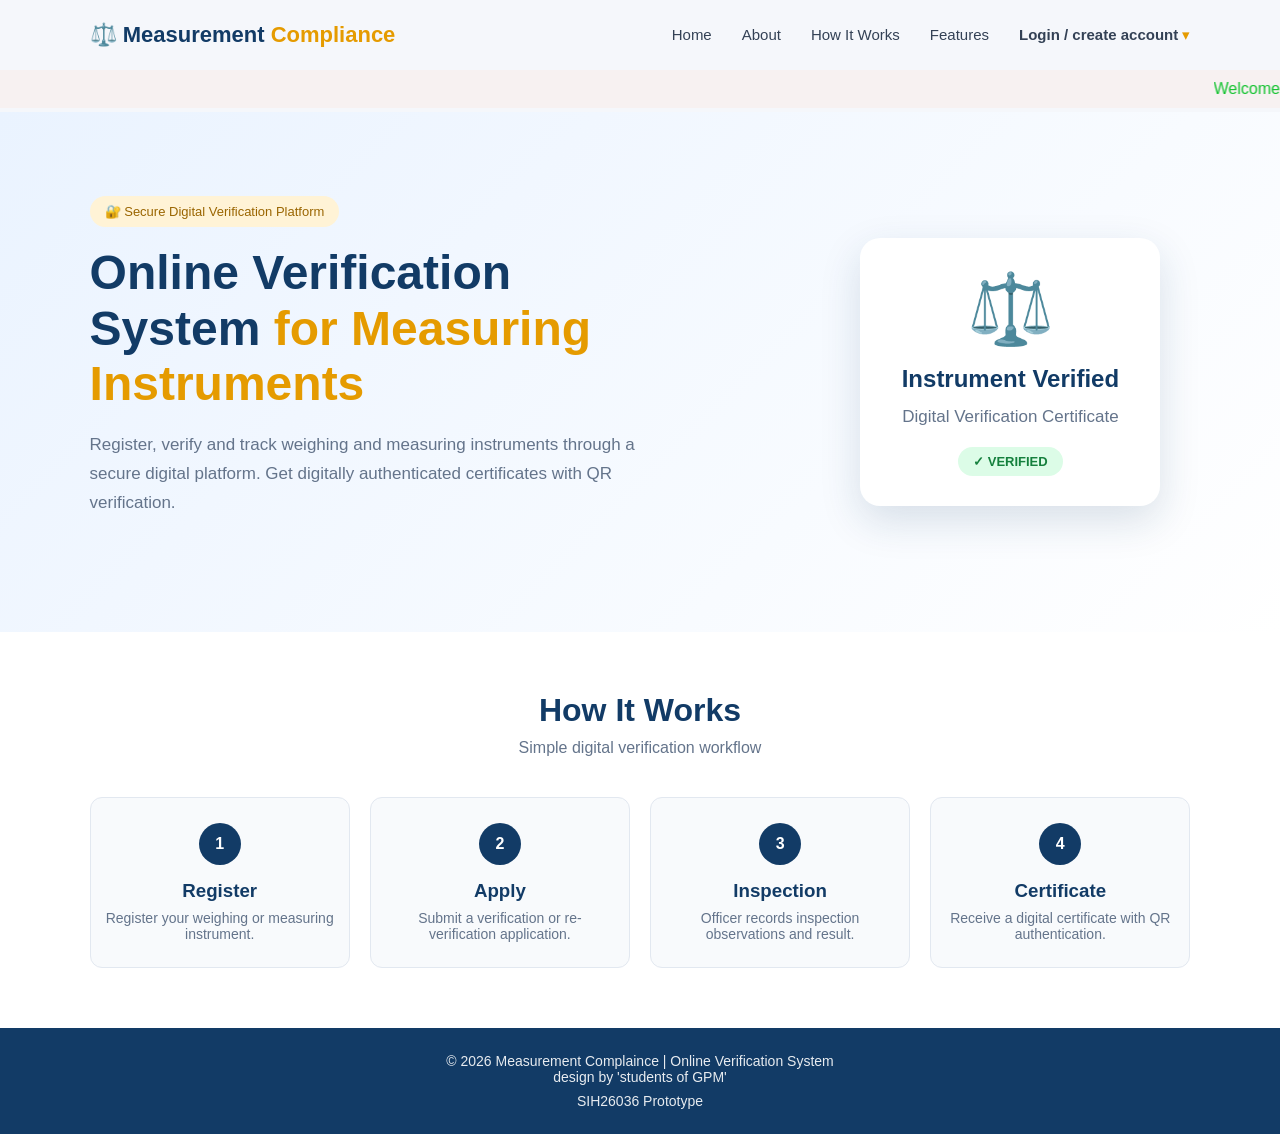
<file: index.html>
<!DOCTYPE html>
<html lang="en">
<head>
    <meta charset="UTF-8">
    <meta name="viewport" content="width=device-width, initial-scale=1.0">

    <title>Measurement Compliance Portal </title>

    <style>
        * {
            margin: 0;
            padding: 0;
            box-sizing: border-box;
            font-family: Arial, sans-serif;
        }

        body {
            background: #f5f7fb;
            color: #1e293b;
        }

        /* NAVBAR */
        nav {
             height: 70px; 
            display: flex;
             align-items: center;
            justify-content: space-between;
            padding: 0 7%;
            box-shadow: 0 2px 10px rgba(0,0,0,0.08);
        }

        .logo {
            font-size: 22px;
            font-weight: bold;
            color: #123b66;
        }

        .logo span {
            color: #e59b00;
        }

        nav ul {
            display: flex;
            list-style: none;
            gap: 30px;
        }

        nav ul li a {
            text-decoration: none;
            color: #334155;
            font-size: 15px;
        }

        nav ul li a:hover {
            color: #123b66;
        }

        .login-menu {
            position: relative;
        }

        .login-menu summary {
            color: #334155;
            cursor: pointer;
            font-size: 15px;
            list-style: none;
        }

        .login-menu summary::-webkit-details-marker {
            display: none;
        }

        .login-menu summary::after {
            content: " ▾";
            color: #e59b00;
        }

        .login-menu[open] summary,
        .login-menu summary:hover {
            color: #123b66;
        }

        .login-options {
            position: absolute;
            top: 28px;
            right: 0;
            width: 165px;
            padding: 8px 0;
            background: #ffffff;
            border: 1px solid #e2e8f0;
            border-radius: 8px;
            box-shadow: 0 8px 20px rgba(18, 59, 102, 0.15);
            z-index: 10;
        }

        .login-options a {
            display: block;
            padding: 10px 14px;
            text-decoration: none;
            color: #334155;
            font-size: 14px;
        }

        .login-options a:hover {
            background: #edf5ff;
            color: #123b66;
        }

        /* HERO */
        .hero {
            min-height: 520px;
            display: flex;
            align-items: center;
            justify-content: space-between;
            padding: 60px 7%;
            background: linear-gradient(135deg, #eaf3ff, #ffffff);
        }

        .hero-text {
            max-width: 600px;
        }

        .tag {
            display: inline-block;
            background: #fff3d6;
            color: #9a6500;
            padding: 8px 15px;
            border-radius: 20px;
            font-size: 13px;
            margin-bottom: 18px;
        }

        .hero h1 {
            font-size: 48px;
            line-height: 1.15;
            color: #123b66;
            margin-bottom: 20px;
        }

        .hero h1 span {
            color: #e59b00;
        }

        .hero p {
            font-size: 17px;
            line-height: 1.7;
            color: #64748b;
            margin-bottom: 30px;
        }

        .buttons {
            display: flex;
            gap: 15px;
            flex-wrap: wrap;
        }

        .btn {
            padding: 13px 22px;
            border-radius: 7px;
            border: none;
            cursor: pointer;
            font-size: 15px;
            font-weight: bold;
        }

        .primary {
            background: #123b66;
            color: white;
        }

        .primary:hover {
            background: #0d2d4d;
        }

        .secondary {
            background: white;
            color: #123b66;
            border: 1px solid #123b66;
        }

        .secondary:hover {
            background: #edf5ff;
        }

        /* SCALE CARD */
        .hero-visual {
            width: 360px;
            height: 300px;
            display: flex;
            align-items: center;
            justify-content: center;
        }

        .scale-card {
            width: 300px;
            padding: 30px;
            background: white;
            border-radius: 20px;
            text-align: center;
            box-shadow: 0 15px 40px rgba(18,59,102,0.15);
        }

        .scale-icon {
            font-size: 70px;
            margin-bottom: 15px;
        }

        .scale-card h2 {
            color: #123b66;
            margin-bottom: 10px;
        }

        .verified {
            display: inline-block;
            background: #dcfce7;
            color: #15803d;
            padding: 7px 15px;
            border-radius: 20px;
            font-size: 13px;
            font-weight: bold;
        }

        /* WORKFLOW */
        .workflow {
            padding: 60px 7%;
            text-align: center;
            background: white;
        }

        .section-title {
            font-size: 32px;
            color: #123b66;
            margin-bottom: 10px;
        }

        .section-subtitle {
            color: #64748b;
            margin-bottom: 40px;}


            .steps {
            display: grid;
            grid-template-columns: repeat(4, 1fr);
            gap: 20px;
        }

        .step {
            padding: 25px 15px;
            border: 1px solid #e2e8f0;
            border-radius: 12px;
            background: #f8fafc;
        }

        .step-number {
            width: 42px;
            height: 42px;
            margin: 0 auto 15px;
            border-radius: 50%;
            background: #123b66;
            color: white;
            display: flex;
            align-items: center;
            justify-content: center;
            font-weight: bold;
        }

        .step h3 {
            color: #123b66;
            margin-bottom: 8px;
        }

        .step p {
            color: #64748b;
            font-size: 14px;
        }

        /* FEATURES */
        .features {
            padding: 60px 7%;
        }

        .feature-grid {
            display: grid;
            grid-template-columns: repeat(3, 1fr);
            gap: 20px;
        }

        .feature {
            background: white;
            padding: 25px;
            border-radius: 12px;
            box-shadow: 0 5px 20px rgba(0,0,0,0.05);
        }

        .feature-icon {
            font-size: 30px;
            margin-bottom: 12px;
        }

        .feature h3 {
            color: #123b66;
            margin-bottom: 8px;
        }

        .feature p {
            color: #64748b;
            line-height: 1.5;
            font-size: 14px;
        }

        /* FOOTER */
        footer {
            background: #123b66;
            color: white;
            text-align: center;
            padding: 25px;
        }

        footer p {
            font-size: 14px;
            opacity: 0.9;
        }

        /* MOBILE */
        @media (max-width: 800px) {

            nav ul {
                display: none;
            }

            .hero {
                flex-direction: column;
                text-align: center;
            }

            .hero h1 {
                font-size: 36px;
            }
        }
        marquee{
            background-color: #f7f1f1;
             color: #11c22e;
            padding: 10px;
            
        
            
        }
</style>

</head>

<body>


    
    <!-- NAVIGATION -->
    <nav>

        <div class="logo">
            ⚖️ Measurement  <span>Compliance</span>
        </div>

       
        <ul>
            <li><a href="#">Home</a></li>
            <li><a href="about.html">About</a></li>
            <li><a href="#workflow">How It Works</a></li>
            <li><a href="features.html">Features</a></li>
            <li>
                <details class="login-menu">
                    <summary><b>Login / create account</b></summary>
                    <div class="login-options">
                        <a href="login.html?role=user">User Login</a>
                        <a href="login2.html">Official Login</a>
                    </div>
                </details>
            </li>
        </ul>

    </nav>

    <div class="running line">
            <marquee behavior="" direction="right to left">
                Welcome to Measurement Complaince Portal || You have to login or register yourself login option||
            </marquee>
        </div>
 

    <section class="hero">

        <div class="hero-text">

            <div class="tag">
                🔐 Secure Digital Verification Platform
            </div>

            <h1>
                Online Verification System
                <span>for Measuring Instruments</span>
            </h1>

            <p>
                Register, verify and track weighing and measuring
                instruments through a secure digital platform.
                Get digitally authenticated certificates with QR
                verification.
            </p>



          

        </div>


        <div class="hero-visual">

            <div class="scale-card">

                <div class="scale-icon">
                    ⚖️
 </div>
            
   <h2>Instrument Verified</h2>

<p style="color:#64748b; margin-bottom:15px;">
                    Digital Verification Certificate
                </p>

                <div class="verified">
                    ✓ VERIFIED
                </div>

            </div>

        </div>

    </section>


    <!-- WORKFLOW -->

    <section class="workflow" id="workflow">

        <h2 class="section-title">
            How It Works
        </h2>

        <p class="section-subtitle">
            Simple digital verification workflow
        </p>


        <div class="steps">

            <div class="step">
                <div class="step-number">1</div>
                <h3>Register</h3>
                <p>
                    Register your weighing or measuring instrument.
                </p>
            </div>


            <div class="step">
                <div class="step-number">2</div>
                <h3>Apply</h3>
                <p>
                    Submit a verification or re-verification application.
                </p>
            </div>


            <div class="step">
                <div class="step-number">3</div>
                <h3>Inspection</h3>
                <p>
                    Officer records inspection observations and result.
                </p>
            </div>


            <div class="step">
                <div class="step-number">4</div>
                <h3>Certificate</h3>
                <p>
                    Receive a digital certificate with QR authentication.
                </p>
            </div>

        </div>

    </section>




    <footer>

        <p>
            © 2026 Measurement  Complaince | Online Verification System <br>
            design by 'students of GPM'
        </p>

        <p style="margin-top:8px;">
            SIH26036 Prototype
        </p>

    </footer>




    <script>


        function startApplication(destination) {
            const activeUserId = localStorage.getItem("loggedInUserId");
            const registeredUsers = JSON.parse(localStorage.getItem("registeredUsers") || "{}");
            const isSignedIn = localStorage.getItem("userRole") === "user" &&
                activeUserId && registeredUsers[activeUserId];

            if (isSignedIn) {
                window.location.href = destination;
                return;
            }

            window.location.href = "login.html?next=" + encodeURIComponent(destination);
        }


        function selectLogin() {
            const loginType = prompt(
                "Choose login type:\n1 - User Login\n2 - Official Login"
            );

            if (loginType === "1") {
                window.location.href = "login.html?role=user";
            } else if (loginType === "2") {
                window.location.href = "login2.html?loginrole=official";
            } else if (loginType !== null) {
                alert("Please enter 1 for User Login or 2 for Official Login.");
            }
        }

    </script>

</body>
</html>
</file>
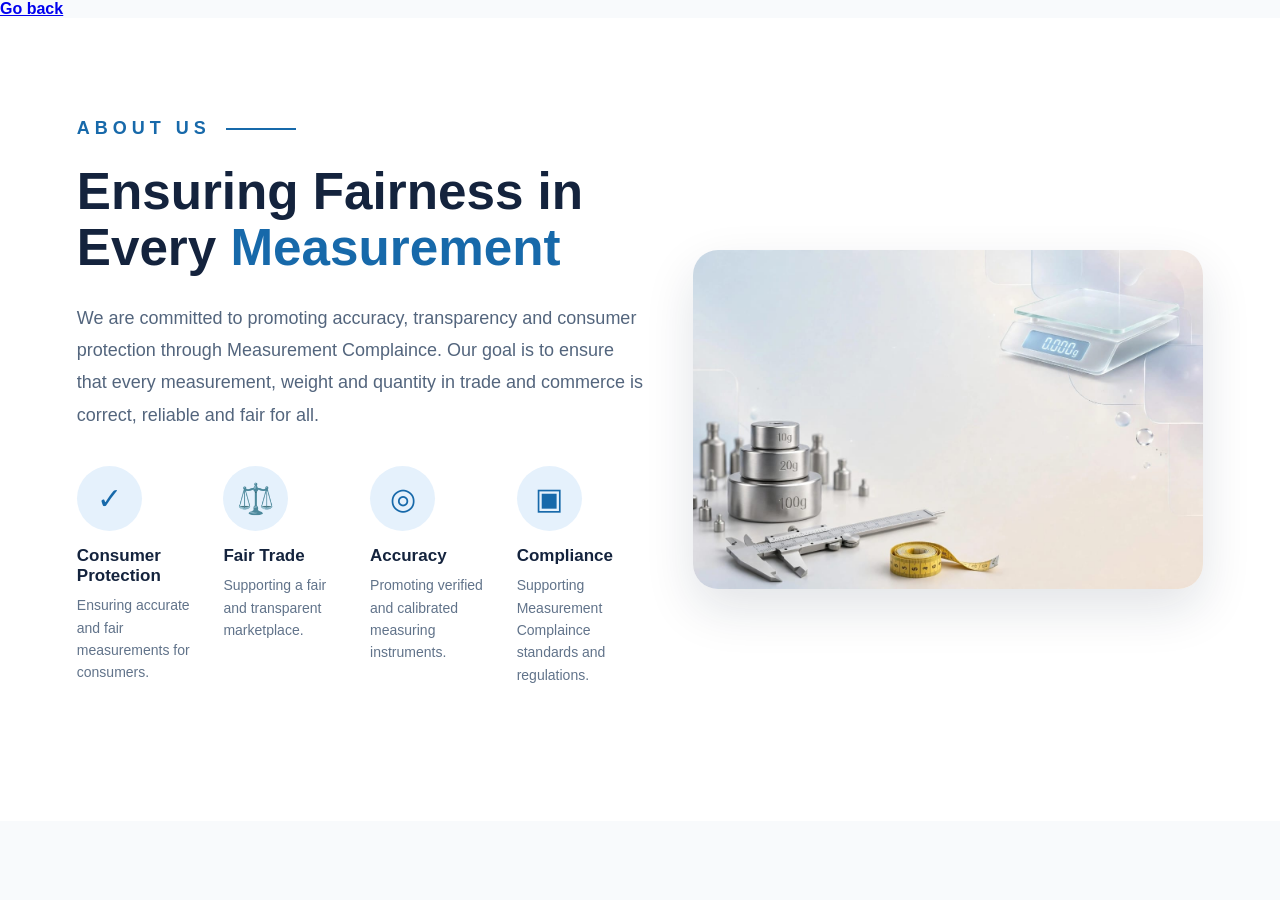
<file: about.html>
<!DOCTYPE html>
<html lang="en">
<head>
  <meta charset="UTF-8">
  <meta name="viewport" content="width=device-width, initial-scale=1.0">

  <title>About Us - Measurement  Complaince</title>

  <style>
    * {
      margin: 0;
      padding: 0;
      box-sizing: border-box;
    }

    body {
      font-family: Arial, Helvetica, sans-serif;
      background: #f8fafc;
      color: #14233d;
    }

    /* ABOUT SECTION */
    .about-section {
      padding: 80px 6%;
      background: #ffffff;
      overflow: hidden;
    }

    .about-container {
      max-width: 1400px;
      margin: auto;
      display: grid;
      grid-template-columns: 1fr 0.9fr;
      align-items: center;
      gap: 50px;
    }

    /* LEFT CONTENT */
    .about-content {
      padding: 20px 0;
    }

    .about-label {
      display: inline-flex;
      align-items: center;
      gap: 15px;
      color: #1769aa;
      font-size: 18px;
      font-weight: 700;
      letter-spacing: 5px;
      margin-bottom: 25px;
    }

    .about-label::after {
      content: "";
      width: 70px;
      height: 2px;
      background: #1769aa;
    }

    .about-title {
      font-size: clamp(38px, 4vw, 64px);
      line-height: 1.1;
      margin-bottom: 25px;
      color: #14233d;
    }

    .about-title span {
      color: #1769aa;
    }

    .about-description {
      font-size: 18px;
      line-height: 1.8;
      color: #53657d;
      max-width: 700px;
      margin-bottom: 35px;
    }

    /* FEATURES */
    .about-features {
      display: grid;
      grid-template-columns: repeat(4, 1fr);
      gap: 20px;
      margin-bottom: 35px;
    }

    .feature {
      min-width: 0;
    }

    .feature-icon {
      width: 65px;
      height: 65px;
      border-radius: 50%;
      background: #e5f1fc;
      display: flex;
      align-items: center;
      justify-content: center;
      color: #1769aa;
      font-size: 30px;
      margin-bottom: 15px;
    }

    .feature h3 {
      font-size: 17px;
      margin-bottom: 8px;
      color: #14233d;
    }

    .feature p {
      font-size: 14px;
      line-height: 1.6;
      color: #61738a;
    }

    /* BUTTON */
    .learn-btn {
      display: inline-flex;
      align-items: center;
      gap: 15px;
      padding: 16px 30px;
      background: #1769aa;
      color: white;
      text-decoration: none;
      border-radius: 30px;
      font-size: 16px;
      font-weight: 600;
      transition: 0.3s ease;
    }

    .learn-btn:hover {
      background: #0d4f84;
      transform: translateY(-2px);
    }

    .learn-btn span {
      font-size: 22px;
    }

    /* IMAGE */
    .about-image {
      position: relative;
    }

    .about-image::before {
      content: "";
      position: absolute;
      width: 90%;
      height: 90%;
      background: #eaf4fc;
      border-radius: 50%;
      top: 5%;
      left: 5%;
      z-index: 0;
    }

    .about-image img {
      position: relative;
      z-index: 1;
      width: 100%;
      display: block;
      border-radius: 25px;
      object-fit: cover;
      box-shadow: 0 20px 50px rgba(20, 35, 61, 0.12);
    }

    /* MOBILE */
    @media (max-width: 1000px) {

      .about-container {
        grid-template-columns: 1fr;
      }

      .about-image {
        order: -1;
      }

      .about-features {
        grid-template-columns: repeat(2, 1fr);
      }
    }

    @media (max-width: 600px) {

      .about-section {
        padding: 50px 20px;
      }

      .about-label {
        font-size: 14px;
        letter-spacing: 3px;
      }

      .about-title {
        font-size: 38px;
      }

      .about-description {
        font-size: 16px;
      }

      .about-features {
        grid-template-columns: 1fr 1fr;
        gap: 25px 15px;
      }

      .feature-icon {
        width: 55px;
        height: 55px;
        font-size: 24px;
      }

      .feature h3 {
        font-size: 15px;
      }

      .feature p {
        font-size: 13px;
      }

      .about-image img {
        border-radius: 18px;
      }
    }
  </style>
  <a href="index.html"> <b><u>Go back</u></b></a>
</head>

<body>

  <!-- ABOUT US SECTION -->
  <section class="about-section" id="about">

    <div class="about-container">

      <!-- LEFT SIDE -->
      <div class="about-content">

        <div class="about-label">
          ABOUT US
        </div>

        <h1 class="about-title">
          Ensuring Fairness in Every
          <span>Measurement</span>
        </h1>

        <p class="about-description">
          We are committed to promoting accuracy, transparency and
          consumer protection through Measurement  Complaince. Our goal is to
          ensure that every measurement, weight and quantity in trade
          and commerce is correct, reliable and fair for all.
        </p>

        <!-- FEATURES -->
        <div class="about-features">

          <div class="feature">
            <div class="feature-icon">✓</div>
            <h3>Consumer Protection</h3>
            <p>
              Ensuring accurate and fair measurements for consumers.
            </p>
          </div>

          <div class="feature">
            <div class="feature-icon">⚖️</div>
            <h3>Fair Trade</h3>
            <p>
              Supporting a fair and transparent marketplace.
            </p>
          </div>

          <div class="feature">
            <div class="feature-icon">◎</div>
            <h3>Accuracy</h3>
            <p>
              Promoting verified and calibrated measuring instruments.
            </p>
          </div>

          <div class="feature">
            <div class="feature-icon">▣</div>
            <h3>Compliance</h3>
            <p>
              Supporting Measurement  Complaince standards and regulations.
            </p>
          </div>

        </div>

        
           <span></span>
        </a>

      </div>


      <div class="about-image">
        <img
          src="bg.jpeg"
          alt="Measurement  Complaince measurement and weighing instruments"
        >
      </div>

    </div>

  </section>

</body>
</html>
</file>
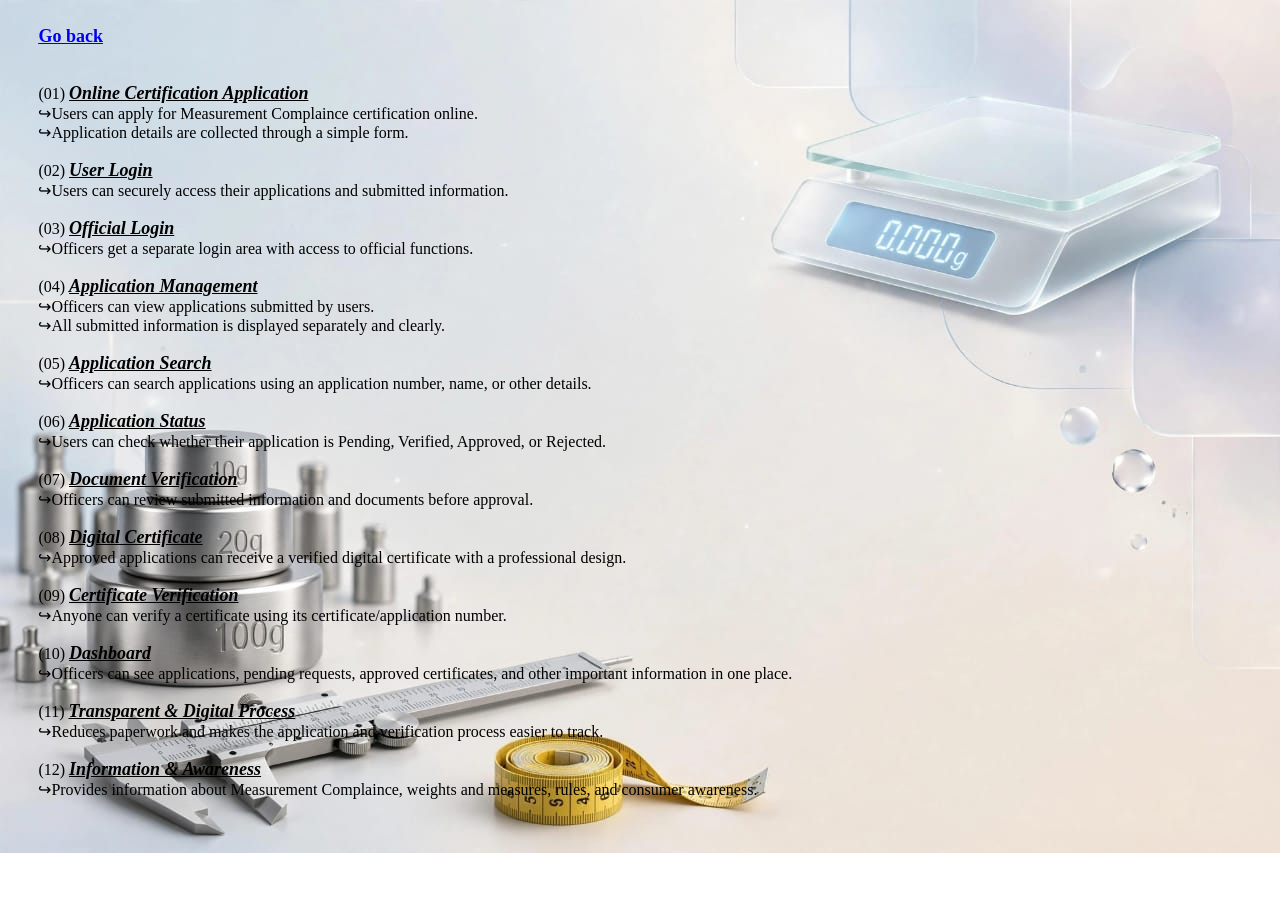
<file: features.html>
<!DOCTYPE html>
<html lang="en">
<head>
    <meta charset="UTF-8">
    <meta name="viewport" content="width=device-width, initial-scale=1.0">
    <title>feature</title>
    <style>
        u{
            font-size: large;
        
        }
        body{
            background-image: url(bg.jpeg);
            background-size: cover;
            background-repeat: no-repeat;
            opacity: 1;
            margin-left: 3%;
            margin-top: 2%;
            margin-bottom: 2%;
        }
       
    </style>
    <a href="index.html"> <b><u>Go back</u></b></a>
    <br>
    <br>
    <br>
</head>
<body>
    
     (01) <i><b><u> Online Certification Application</u></b></i>
     <br>
&#8618;Users can apply for Measurement  Complaince certification online.
<br>
&#8618;Application details are collected through a simple form.
<br>
<br>
(02)  <i><b><u>User Login  
    
</u></b></i>

<br>
&#8618;Users can securely access their applications and submitted information.
<br>
<br>

(03)  <i><b><u>
    Official Login
</u></b></i>
<br>
 &#8618;Officers get a separate login area with access to official functions.
<br>
<br>

(04)  <i><b><u>
   Application Management
</u></b></i>

<br>

&#8618;Officers can view applications submitted by users.
<br>
&#8618;All submitted information is displayed separately and clearly.
<br>
<br>
(05)  <i><b><u>
   Application Search
</u></b></i>
 <br>
 &#8618;Officers can search applications using an application number, name, or other details.
<br>
<br>
(06)  <i><b><u>
   Application Status
</u></b></i>

<br>
 &#8618;Users can check whether their application is Pending, Verified, Approved, or Rejected.
<br>
<br>
(07)  <i><b><u>
   Document Verification
</u></b></i>

<br>
 &#8618;Officers can review submitted information and documents before approval.
<br>
<br>
(08)  <i><b><u>
Digital Certificate
</u></b></i>

<br>
 &#8618;Approved applications can receive a verified digital certificate with a professional design.
<br>
<br>
(09)  <i><b><u>
Certificate Verification
</u></b></i>

 <br>
 &#8618;Anyone can verify a certificate using its certificate/application number.
<br>
<br>
(10)  <i><b><u>
Dashboard
</u></b></i>

<br>
 &#8618;Officers can see applications, pending requests, approved certificates, and other important information in one place.
<br>
<br> 
(11)  <i><b><u>
Transparent & Digital Process
</u></b></i>
<br>



 &#8618;Reduces paperwork and makes the application and verification process easier to track.
<br>
<br>
(12)  <i><b><u>
Information & Awareness
</u></b></i>

<br>

&#8618;Provides information about Measurement  Complaince, weights and measures, rules, and consumer awareness.


   

</body>
</html>
</file>
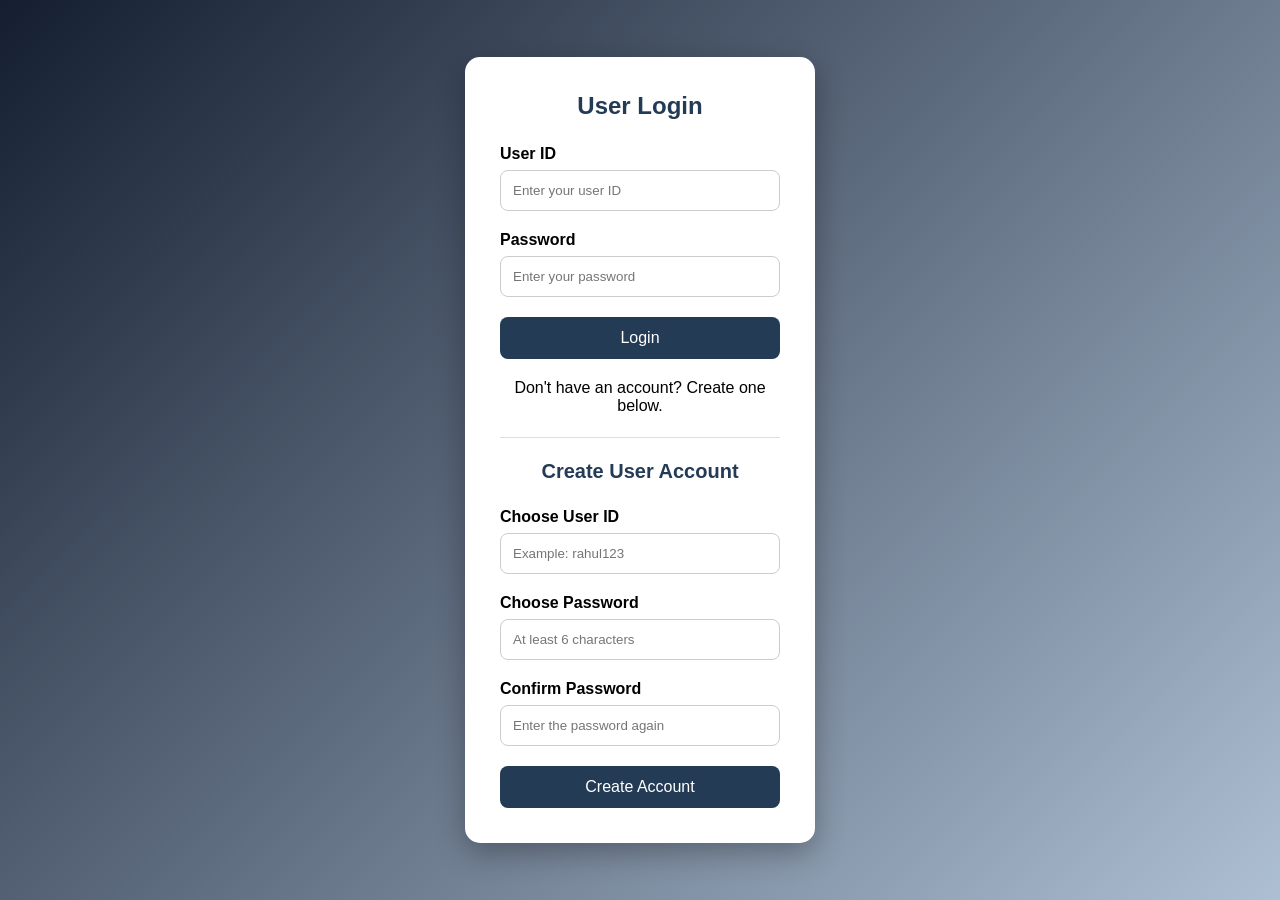
<file: index2.html>
<!DOCTYPE html>
<html lang="en">
<head>
    <meta charset="UTF-8">
    <meta name="viewport" content="width=device-width, initial-scale=1.0">
    <title>Owner Dashboard</title>
    <link rel="stylesheet" href="style.css">
    <script>
        const activeUserId = localStorage.getItem("loggedInUserId");
        const registeredUsers = JSON.parse(localStorage.getItem("registeredUsers") || "{}");
        if (localStorage.getItem("userRole") !== "user" || !activeUserId || !registeredUsers[activeUserId]) {
            window.location.replace("login.html");
        }
    </script>
    <style>
        span{
            font-size: 30px;
        font-family: 'Courier New', Courier, monospace;     

    }
    </style>
</head>
<body>
<header>
    <h2>⚖️ Measurement  Complaince</h2>
    <a href="index.html" onclick="localStorage.removeItem('userRole'); localStorage.removeItem('loggedInUserId')">Logout</a>
</header>

<main class="container">
    <h1>Owner Dashboard</h1>
    <p>Welcome, <span id="userName"></span>. Choose an option to continue.</p>
    <div class="certificate-notice" id="certificateNotice" hidden></div>

    <div class="dashboard-actions" aria-label="Application actions">
        <a class="dashboard-action" href="index3.html">Register Instrument</a>
        <a class="dashboard-action" href="index4.html">Apply for Verification</a>
        <button class="dashboard-action" type="button" onclick="openCertificate()">Download Certificate</button>
    </div>

    <div class="cards">
        <div class="card"><h3 id="totalApplications">0</h3><p>Total Applications</p></div>
        <div class="card"><h3 id="pendingApplications">0</h3><p>Pending</p></div>
        <div class="card"><h3 id="verifiedApplications">0</h3><p>Verified</p></div>
        <div class="card"><h3 id="rejectedApplications">0</h3><p>Rejected</p></div>
    </div>

    <h2>My Applications</h2>
    <table>
        <thead><tr><th>Application ID</th><th>Instrument</th><th>Status</th><th>Certificate</th></tr></thead>
        <tbody id="ownerApplicationTable"></tbody>
    </table>
</main>

<script>
const applicationIds = JSON.parse(localStorage.getItem("applications") || "[]");
const applications = applicationIds
    .map((id) => JSON.parse(localStorage.getItem("application_" + id)))
    .filter((application) => application && application.userId === activeUserId);
const ownerTable = document.getElementById("ownerApplicationTable");
const counts = { Pending: 0, Verified: 0, Rejected: 0 };

document.getElementById("userName").textContent = activeUserId;
const newCertificateId = localStorage.getItem("newCertificateFor_" + activeUserId);
if (newCertificateId) {
    const notice = document.getElementById("certificateNotice");
    const certificateLink = document.createElement("a");
    certificateLink.href = "8.html?applicationId=" + encodeURIComponent(newCertificateId);
    certificateLink.textContent = "Open and download certificate";
    notice.append("Your verification certificate is ready. ", certificateLink);
    notice.hidden = false;
}
applications.forEach((application) => {
    counts[application.status] = (counts[application.status] || 0) + 1;
    const row = document.createElement("tr");
    [application.applicationId, application.instrument || "Not provided", application.status].forEach((value) => {
        const cell = document.createElement("td");
        cell.textContent = value;
        row.appendChild(cell);
    });
    const certificateCell = document.createElement("td");
    if (application.status === "Verified" && localStorage.getItem("certificate_" + application.applicationId)) {
        const link = document.createElement("a");
        link.href = "8.html?applicationId=" + encodeURIComponent(application.applicationId);
        link.textContent = "Open certificate";
        certificateCell.appendChild(link);
    } else {
        certificateCell.textContent = "Available after approval";
    }
    row.appendChild(certificateCell);
    ownerTable.appendChild(row);
});

if (!applications.length) {
    ownerTable.innerHTML = '<tr><td colspan="4">You have not submitted any applications yet.</td></tr>';
}

document.getElementById("totalApplications").textContent = applications.length;
document.getElementById("pendingApplications").textContent = counts.Pending;
document.getElementById("verifiedApplications").textContent = counts.Verified;
document.getElementById("rejectedApplications").textContent = counts.Rejected;

function openCertificate() {
    const verifiedApplication = applications.find((application) =>
        application.status === "Verified" && localStorage.getItem("certificate_" + application.applicationId)
    );
    if (!verifiedApplication) {
        alert("A certificate will be available here after an officer verifies one of your applications.");
        return;
    }
    window.location.href = "8.html?applicationId=" + encodeURIComponent(verifiedApplication.applicationId);
}
</script>
</body>
</html>
</file>
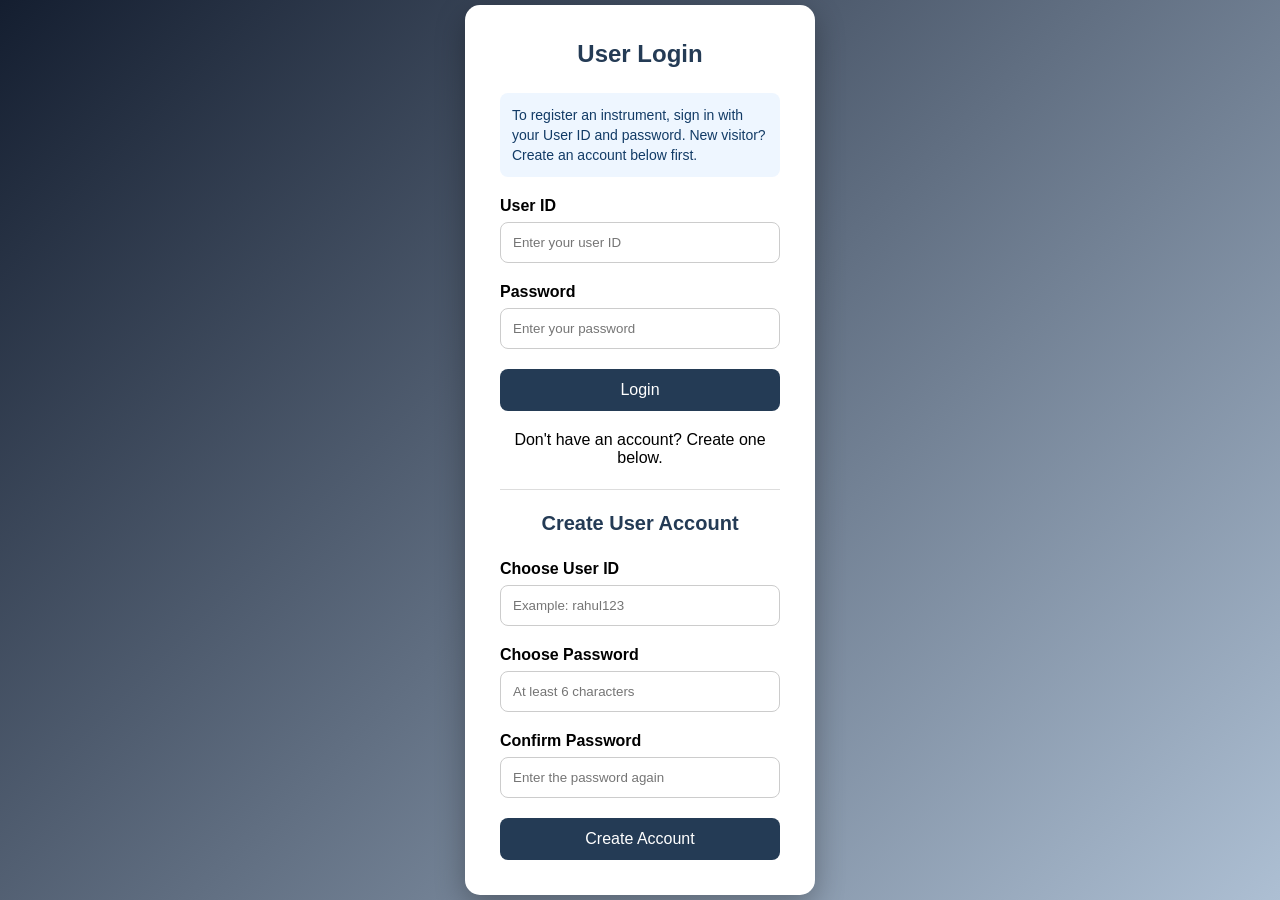
<file: index3.html>
<!DOCTYPE html>
<html>
<head>
    <title>Register Instrument</title>
    <link rel="stylesheet" href="style.css">
    <script>
        const activeUserId = localStorage.getItem("loggedInUserId");
        const registeredUsers = JSON.parse(localStorage.getItem("registeredUsers") || "{}");
        if (localStorage.getItem("userRole") !== "user" || !activeUserId || !registeredUsers[activeUserId]) {
            window.location.replace("login.html?next=index3.html");
        }
    </script>
</head>
<body>

<header>
    <h2>⚖️ Measurement  Complaince</h2>
    <a href="indexindexindex2.html">Dashboard</a>
</header>

<form class="container form-box" id="instrumentRegistrationForm">

    <h1>Register Instrument</h1>
<label for="instrumentType">Instrument Type</label>
<select id="instrumentType" required>
    <option value="">Select type</option>
    <option value="Vernier Caliper">Vernier Caliper</option>
    <option value="Brass Scale">Brass Scale</option>
    <option value="Measuring Tape">Measuring Tape</option>
    <option value="Water Meter">Water Meter</option>
    <option value="Oil Measuring Container">Oil Measuring Container</option>
    <option value="Thermometer">Thermometer</option>
    <option value="Stop Watch">Stop Watch</option>
    <option value="Petrol Dispensing Unit">Petrol Dispensing Unit</option>
    <option value="Electricity Energy Meter">Electricity Energy Meter</option>
</select>

    <label>Manufacturer</label>
    <input id="manufacturer" type="text" placeholder="Manufacturer name" required>

    <label>Model Number</label>
    <input id="model" type="text" placeholder="Model number" required>

    <label>Serial Number</label>
    <input id="serial" type="text" placeholder="Serial number" required>

    <label>Capacity</label>
    <input id="capacity" type="text" placeholder="Example: 100 kg" required>

    <label>Location</label>
    <input id="location" type="text" placeholder="Instrument location" required>

    <button type="submit">Register Instrument</button>

</form>

<script>
document.getElementById("instrumentRegistrationForm").addEventListener("submit", function (event) {
    event.preventDefault();
    const activeUserId = localStorage.getItem("loggedInUserId");
    const registeredUsers = JSON.parse(localStorage.getItem("registeredUsers") || "{}");
    if (localStorage.getItem("userRole") !== "user" || !activeUserId || !registeredUsers[activeUserId]) {
        window.location.href = "login.html?next=index3.html";
        return;
    }

    const instruments = JSON.parse(localStorage.getItem("registeredInstruments") || "[]");

    // Create a unique registration ID for every instrument registration.
    const registrationId = "INS-" + new Date().getFullYear() + "-" + Date.now().toString().slice(-8);

    instruments.push({
        instrumentId: registrationId,
        registrationId: registrationId,
        userId: activeUserId,
        type: document.getElementById("instrumentType").value.trim(),
        manufacturer: document.getElementById("manufacturer").value.trim(),
        model: document.getElementById("model").value.trim(),
        serial: document.getElementById("serial").value.trim(),
        capacity: document.getElementById("capacity").value.trim(),
        location: document.getElementById("location").value.trim()
    });
    localStorage.setItem("registeredInstruments", JSON.stringify(instruments));
    alert("Instrument registered successfully!\n\nYour Unique Registration ID is: " + registrationId + "\n\nPlease save this ID for future verification.");
    window.location.href = "index2.html";
});
</script>
</body>
</html>
</file>
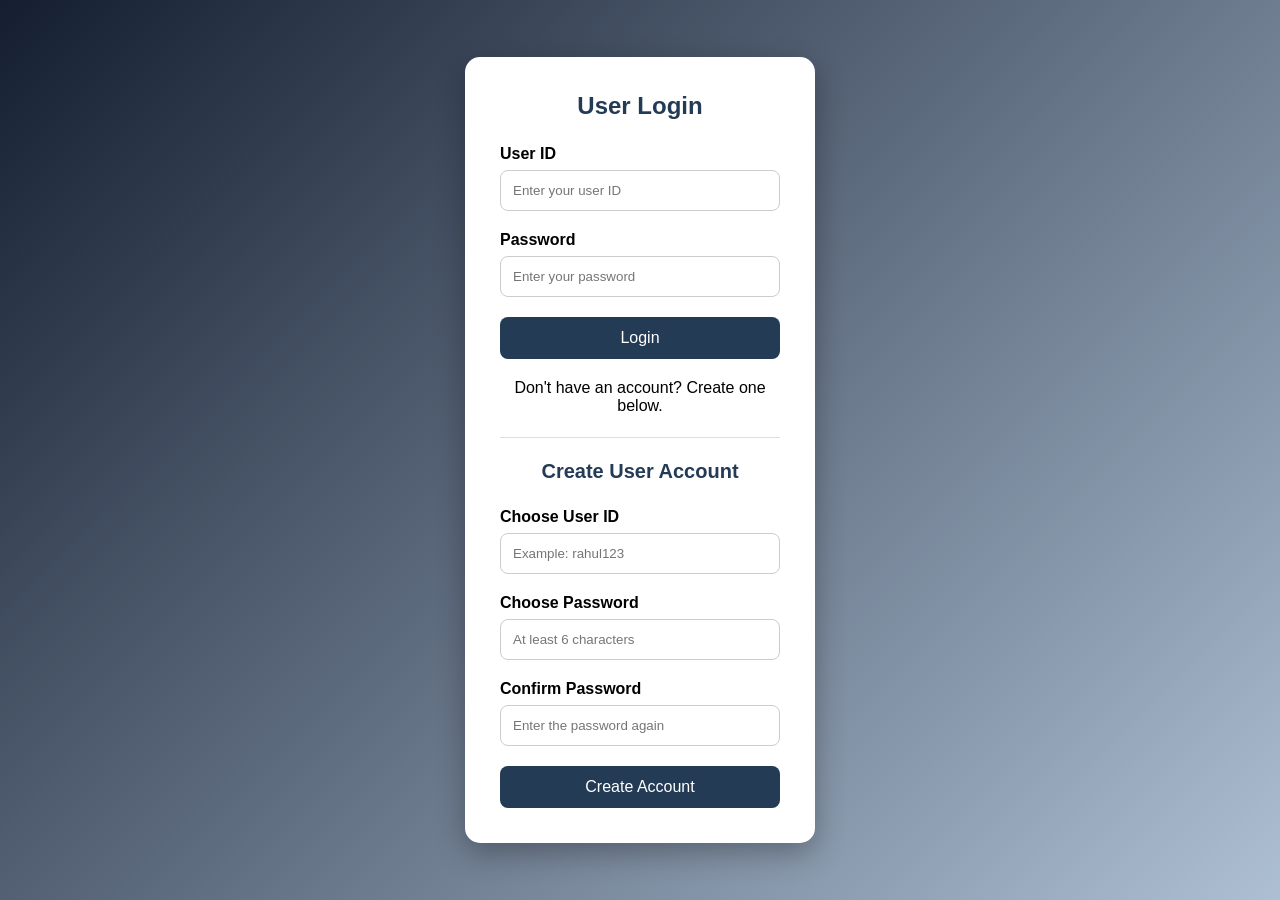
<file: index4.html>
<!DOCTYPE html>
<html>
<head>
    <title>Verification Application</title>
    <link rel="stylesheet" href="style.css">
    <script>
        const activeUserId = localStorage.getItem("loggedInUserId");
        const registeredUsers = JSON.parse(localStorage.getItem("registeredUsers") || "{}");
        if (localStorage.getItem("userRole") !== "user" || !activeUserId || !registeredUsers[activeUserId]) {
            window.location.replace("login.html?next=index4.html");
        }
    </script>
</head>

<body>

<header>
    <h2>⚖️ Measurement  Complaince</h2>
    <a href="index2.html">Dashboard</a>
</header>

<form class="container form-box" id="verificationApplicationForm" onsubmit="submitApplication(event)">

    <h1>Verification / Certification Application</h1>

    <label for="name">Applicant Name</label>
    <input type="text" id="name" placeholder="Enter full name" required>

    <label for="mobile">Mobile Number</label>
    <input type="tel" id="mobile" placeholder="Enter mobile number" required>

    <label for="business">Business / Shop Name</label>
    <input type="text" id="business" placeholder="Enter business name" required>

    <label for="address">Address</label>
    <textarea id="address" placeholder="Enter address" required></textarea>

    <label for="instrument">Instrument Type</label>
    <input type="text" id="instrument" placeholder="Example: Weighing Scale" required>

    <label for="instrument">unique registration number</label>
    <input type="text" id="number" placeholder="Example: registration number" required>

    <label for="manufacturer">Manufacturer</label>
    <input type="text" id="manufacturer" placeholder="Manufacturer name" required>

    <label for="model">Model Number</label>
    <input type="text" id="model" placeholder="Model number" required>

    <label for="serial">Serial Number</label>
    <input type="text" id="serial" placeholder="Serial number" required>

    <label for="capacity">Capacity</label>
    <input type="text" id="capacity" placeholder="Example: 100 kg" required>

    <label for="verificationType">Verification Type</label>
    <select id="verificationType" required><option>New Verification</option><option>Re-Verification</option></select>

    <label for="date">Preferred Verification Date</label>
    <input type="date" id="date" required>

    

    <button type="submit">
        Submit Application
    </button>

</form>

<script>

function submitApplication(event) {
    event.preventDefault();

    const activeUserId = localStorage.getItem("loggedInUserId");
    const registeredUsers = JSON.parse(localStorage.getItem("registeredUsers") || "{}");
    const isRegisteredUser = localStorage.getItem("userRole") === "user" &&
        activeUserId && registeredUsers[activeUserId];

    if (!isRegisteredUser) {
        alert("Please create an account or log in before submitting an application.");
        window.location.href = "login.html?next=index4.html";
        return;
    }

    let application = {

        applicationId: "APP" + Date.now(),
        userId: activeUserId,

        name: document.getElementById("name").value,
        mobile: document.getElementById("mobile").value,
        business: document.getElementById("business").value,
        address: document.getElementById("address").value,

        instrument: document.getElementById("instrument").value,
        manufacturer: document.getElementById("manufacturer").value,
        model: document.getElementById("model").value,
        serial: document.getElementById("serial").value,
        capacity: document.getElementById("capacity").value,

        verificationType:
            document.getElementById("verificationType").value,

        date: document.getElementById("date").value,

        status: "Pending"
    };

    // Save application
    localStorage.setItem(
        "application_" + application.applicationId,
        JSON.stringify(application)
    );

    // Save application ID for officer dashboard
    let applications =
        JSON.parse(localStorage.getItem("applications")) || [];

    applications.push(application.applicationId);

    localStorage.setItem(
        "applications",
        JSON.stringify(applications)
    );

    alert(
        "Application submitted successfully!\nApplication ID: "
        + application.applicationId
    );

    window.location.href = "index.html";
}

</script>

</body>
</html>
</file>
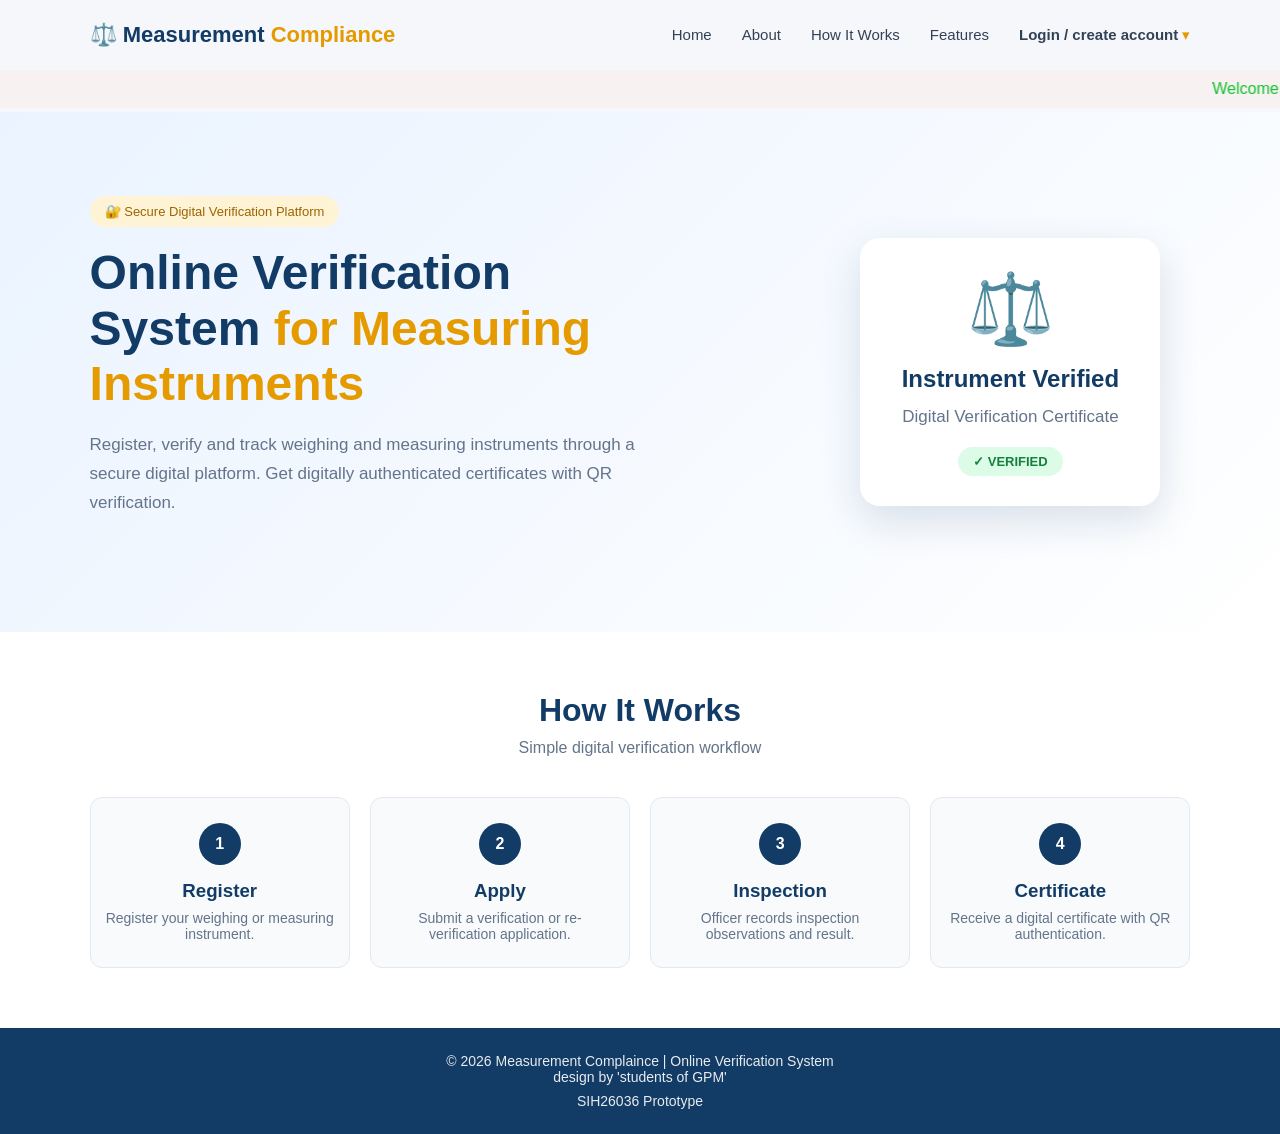
<file: index5.html>
<!DOCTYPE html>
<html>
<head>
    <title>Officer Dashboard</title>
   <link rel="stylesheet" href="style.css">
    <script>
        if (localStorage.getItem("userRole") !== "officer") {
            window.location.replace("index.html");
        }
    </script>
</head>

<body>

<header>
    <h2>⚖️ Measurement  Complaince - Officer Portal</h2>
    <div class="header-actions">
        <a href="index6.html">Inspection</a>
        <a href="index.html" onclick="localStorage.removeItem('userRole'); localStorage.removeItem('loggedInUserId')">Logout</a>
    </div>
</header>

<button onclick="window.location.href='new officer registration system.html'">
    Manage Officer Access
</button>

<div class="container">

    <h1>Officer Dashboard</h1>

    <div class="cards">

        <div class="card">
            <h3 id="total">0</h3>
            <p>Total Applications</p>
        </div>

        <div class="card">
            <h3 id="pending">0</h3>
            <p>Pending</p>
        </div>

    </div>

    <h2>Received Applications</h2>

    <table>

        <thead>
            <tr>
                <th>Application ID</th>
                <th>Applicant</th>
                <th>Instrument</th>
                <th>Verification Type</th>
                <th>Status</th>
                <th>Action</th>
            </tr>
        </thead>

        <tbody id="applicationTable">
        </tbody>

    </table>

</div>

<script>

function loadApplications() {

    let applications =
        JSON.parse(localStorage.getItem("applications")) || [];

    let table =
        document.getElementById("applicationTable");

    table.innerHTML = "";

    let pending = 0;

    applications.forEach(function(id) {

        let data =
            JSON.parse(localStorage.getItem("application_" + id));

        if (!data) return;

        if (data.status === "Pending") {
            pending++;
        }

        let row = `
        <tr>

            <td>${data.applicationId}</td>

            <td>${data.name}</td>

            <td>${data.instrument}</td>

            <td>${data.verificationType}</td>

            <td>${data.status}</td>

            <td>
                ${data.status === "Verified"
                    ? "Certificate issued"
                    : `<button onclick="openApplication('${data.applicationId}')">Open Application & Inspect</button>`}
            </td>

        </tr>
        `;

        table.innerHTML += row;
    });

    document.getElementById("total").innerText =
        applications.length;

    document.getElementById("pending").innerText =
        pending;
}


function openApplication(id) {

    localStorage.setItem(
        "selectedApplication",
        id
    );

    window.location.href =
        "index6.html";
}

loadApplications();

</script>

</body>
</html>
</file>
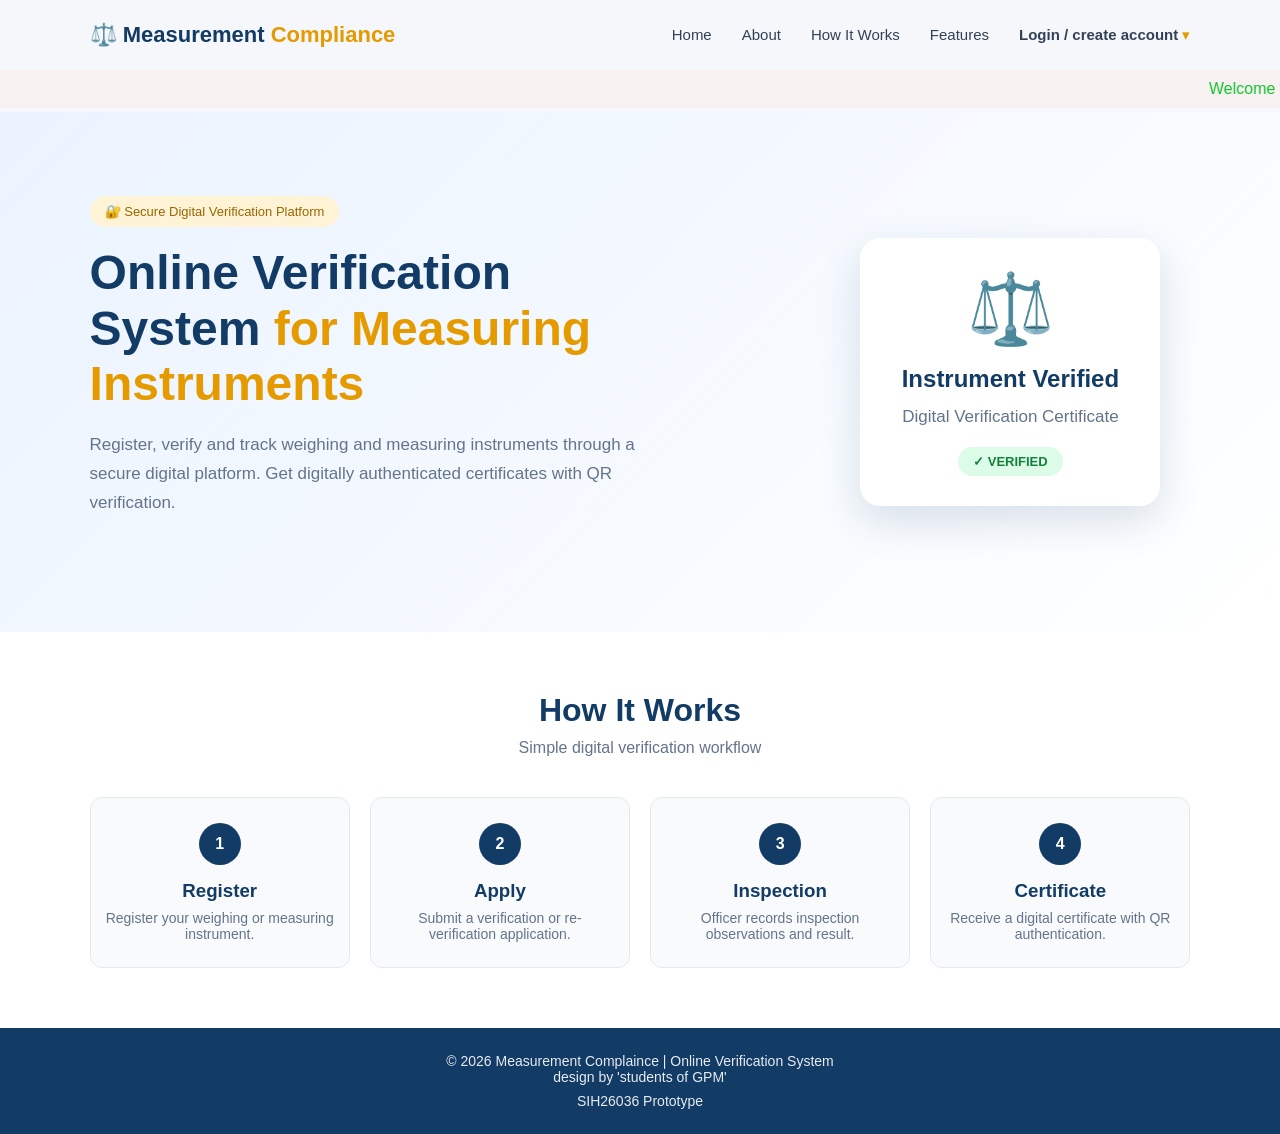
<file: index6.html>
<!DOCTYPE html>
<html>
<head>
    <title>Inspection</title>
 <link rel="stylesheet" href="style.css">
    <script>
        if (localStorage.getItem("userRole") !== "officer") {
            window.location.replace("index.html");
        }
    </script>
</head>
<body>

<header>
    <h2>⚖️ Inspection Portal</h2>
    <a href="index5.html">Dashboard</a>
</header>

<div class="container form-box">

    <h1>Instrument Inspection</h1>

    <div class="info" id="applicationInfo">
        <p>Loading application details...</p>
    </div>

    <label>Inspection Observations</label>
    <textarea id="observations" placeholder="Enter inspection observations"></textarea>

    <label>Upload Photos</label>
    <input type="file" accept="image/*">

    <label>Upload Documents</label>
    <input type="file">

    <label>Verification Result</label>

    <div>
        <input type="radio" name="result" value="pass"> PASS
        <br>
        <input type="radio" name="result" value="reject"> REJECT
    </div>

    <label>Remarks</label>
    <textarea id="remarks" placeholder="Enter remarks"></textarea>

    <button onclick="submitInspection()">
        Submit Result
    </button>

</div>

<script>
const selectedApplicationId = localStorage.getItem("selectedApplication");
const application = selectedApplicationId && JSON.parse(
    localStorage.getItem("application_" + selectedApplicationId)
);

const applicationInfo = document.getElementById("applicationInfo");

if (!application) {
    applicationInfo.innerHTML = "<p>No application was selected. Please return to the dashboard.</p>";
    document.querySelector("button").disabled = true;
} else {
    const fields = [
        ["Application ID", application.applicationId],
        ["User ID", application.userId],
        ["Applicant", application.name],
        ["Business / Shop", application.business],
        ["Address", application.address],
        ["Instrument", application.instrument],
        ["Manufacturer", application.manufacturer],
        ["Model", application.model],
        ["Serial Number", application.serial],
        ["Capacity", application.capacity],
        ["Verification Type", application.verificationType],
        ["Preferred Date", application.date]
    ];

    applicationInfo.replaceChildren(...fields.map(([label, value]) => {
        const paragraph = document.createElement("p");
        const heading = document.createElement("b");
        heading.textContent = label + ": ";
        paragraph.append(heading, value || "Not provided");
        return paragraph;
    }));
}

function submitInspection() {
    if (!application) return;

    const result = document.querySelector('input[name="result"]:checked');
    if (!result) {
        alert("Please select a verification result.");
        return;
    }

    application.status = result.value === "pass" ? "Verified" : "Rejected";
    application.inspection = {
        result: result.value,
        observations: document.getElementById("observations").value.trim(),
        remarks: document.getElementById("remarks").value.trim(),
        inspectedOn: new Date().toISOString()
    };
    localStorage.setItem("application_" + application.applicationId, JSON.stringify(application));

    if (result.value === "reject") {
        alert("Inspection result saved as rejected.");
        window.location.href = "index5.html";
        return;
    }

    const certificate = {
        certificateNumber: "LM-" + new Date().getFullYear() + "-" + application.applicationId.replace("APP", ""),
        applicationId: application.applicationId,
        issueDate: new Date().toISOString()
    };
    localStorage.setItem("certificate_" + application.applicationId, JSON.stringify(certificate));
    application.certificateIssued = true;
    localStorage.setItem("application_" + application.applicationId, JSON.stringify(application));
    localStorage.setItem("newCertificateFor_" + application.userId, application.applicationId);
    alert("Inspection passed. The certificate has been generated for the applicant.");
    window.location.href = "index5.html";
}
</script>
</body>
</html>
</file>
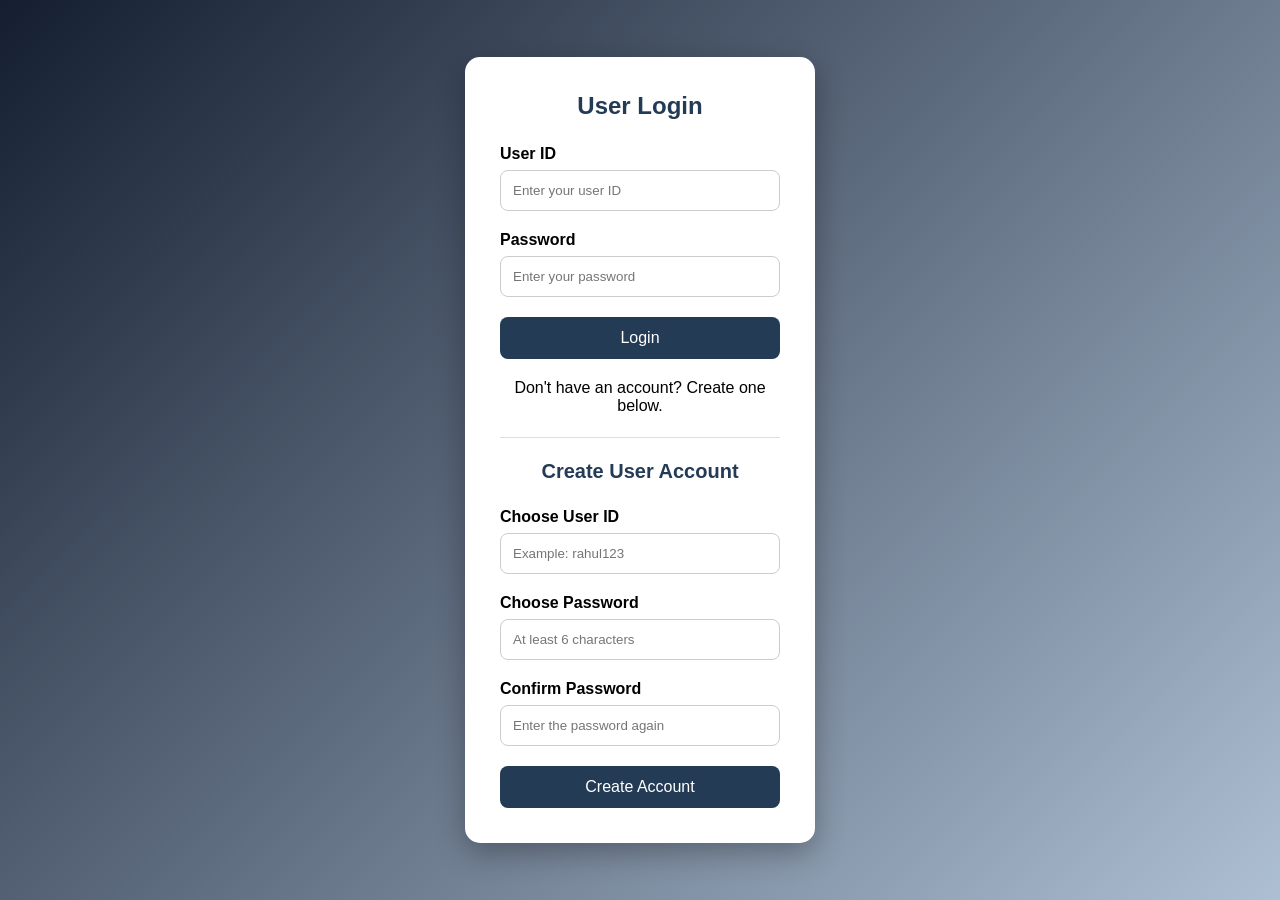
<file: login.html>
<!DOCTYPE html>
<html lang="en">
<head>
    <meta charset="UTF-8">
    <meta name="viewport" content="width=device-width, initial-scale=1.0">

    <title>Login Page</title>
  

    <style>
        * {
            margin: 0;
            padding: 0;
            box-sizing: border-box;
            font-family: Arial, sans-serif;
        }

        body {
            height: 100vh;
            display: flex;
            justify-content: center;
            align-items: center;
            background: linear-gradient(135deg, #141e30, #adbfd3);
        }

        .login-box {
            width: 350px;
            padding: 35px;
            background: white;
            border-radius: 15px;
            box-shadow: 0 10px 30px rgba(0,0,0,0.3);
        }

        .login-box h2 {
            text-align: center;
            margin-bottom: 25px;
            color: #243b55;
        }

        .input-box {
            margin-bottom: 20px;
        }

        .input-box label {
            display: block;
            margin-bottom: 7px;
            font-weight: bold;
        }

        .input-box input {
            width: 100%;
            padding: 12px;
            border: 1px solid #ccc;
            border-radius: 8px;
            outline: none;
        }

        .input-box input:focus {
            border-color: #243b55;
        }

        .login-btn {
            width: 100%;
            padding: 12px;
            border: none;
            border-radius: 8px;
            background: #243b55;
            color: white;
            font-size: 16px;
            cursor: pointer;
        }

        .login-btn:hover {
            background: #141e30;
        }

        .register {
            text-align: center;
            margin-top: 20px;
        }

        .register a {
            color: #243b55;
            text-decoration: none;
            font-weight: bold;
        }

        .application-notice {
            display: none;
            margin: 0 0 20px;
            padding: 12px;
            border-radius: 8px;
            background: #eef6ff;
            color: #123b66;
            font-size: 14px;
            line-height: 1.45;
        }
    </style>
</head>

<body>

    <div class="login-box">

        <h2>User Login</h2>
        <p class="application-notice" id="applicationNotice"></p>

        <form id="ownerLoginForm">
            <div class="input-box">
                <label for="loginUserId">User ID</label>
                <input id="loginUserId" type="text" placeholder="Enter your user ID" required autocomplete="username">
            </div>

            <div class="input-box">
                <label for="loginPassword">Password</label>
                <input id="loginPassword" type="password" placeholder="Enter your password" required autocomplete="current-password">
            </div>

            <button type="submit" class="login-btn">
                Login
            </button>
        </form>

        <div class="register">
            Don't have an account? Create one below.
        </div>

        <hr style="margin: 22px 0; border: 0; border-top: 1px solid #ddd;">

        <h2 style="font-size: 20px;">Create User Account</h2>
        <form id="registrationForm">
            <div class="input-box">
                <label for="registerUserId">Choose User ID</label>
                <input id="registerUserId" type="text" placeholder="Example: rahul123" required autocomplete="username">
            </div>

            <div class="input-box">
                <label for="registerPassword">Choose Password</label>
                <input id="registerPassword" type="password" minlength="6" placeholder="At least 6 characters" required autocomplete="new-password">
            </div>

            <div class="input-box">
                <label for="confirmPassword">Confirm Password</label>
                <input id="confirmPassword" type="password" minlength="6" placeholder="Enter the password again" required autocomplete="new-password">
            </div>

            <button type="submit" class="login-btn">Create Account</button>
        </form>

    </div>

    <script>
        function getNextPage() {
            const next = new URLSearchParams(window.location.search).get("next");
            // Only permit application pages in this prototype; do not redirect to arbitrary URLs.
            return next === "index3.html" || next === "index2.html" ? next : "index2.html";
        }

        const requestedPage = new URLSearchParams(window.location.search).get("next");
        if (requestedPage === "index3.html" || requestedPage === "index2.html") {
            const action = requestedPage === "index3.html"
                ? "register an instrument"
                : "apply for verification";
            const notice = document.getElementById("applicationNotice");
            notice.textContent = "To " + action + ", sign in with your User ID and password. New visitor? Create an account below first.";
            notice.style.display = "block";
        }

        function getUsers() {
            return JSON.parse(localStorage.getItem("registeredUsers") || "{}");
        }

        function saveUsers(users) {
            localStorage.setItem("registeredUsers", JSON.stringify(users));
        }

        document.getElementById("ownerLoginForm").addEventListener("submit", function (event) {
            event.preventDefault();
            const userId = document.getElementById("loginUserId").value.trim().toLowerCase();
            const password = document.getElementById("loginPassword").value;
            const users = getUsers();

            if (!users[userId] || users[userId].password !== password) {
                alert("Incorrect user ID or password. Please try again or create an account.");
                return;
            }

            localStorage.setItem("loggedInUserId", userId);
            localStorage.setItem("userRole", "user");
            window.location.href = getNextPage();
        });

        document.getElementById("registrationForm").addEventListener("submit", function (event) {
            event.preventDefault();
            const userId = document.getElementById("registerUserId").value.trim().toLowerCase();
            const password = document.getElementById("registerPassword").value;
            const confirmation = document.getElementById("confirmPassword").value;
            const users = getUsers();

            if (!/^[a-z0-9_.-]{3,30}$            /.test(userId)) {
                alert("User ID must be 3-30 characters and use only letters, numbers, dots, hyphens, or underscores.");
                return;
            }
            if (password !== confirmation) {
                alert("The passwords do not match.");
                return;
            }
            if (users[userId]) {
                alert("This user ID is already registered. Please log in instead.");
                return;
            }

            users[userId] = { password: password };
            saveUsers(users);
            alert("Account created. You can now log in with your user ID and password.");
            document.getElementById("ownerLoginForm").reset();
            document.getElementById("registrationForm").reset();
            document.getElementById("loginUserId").value = userId;
            document.getElementById("loginPassword").focus();
        });
    </script>
</body>
</html>
</file>
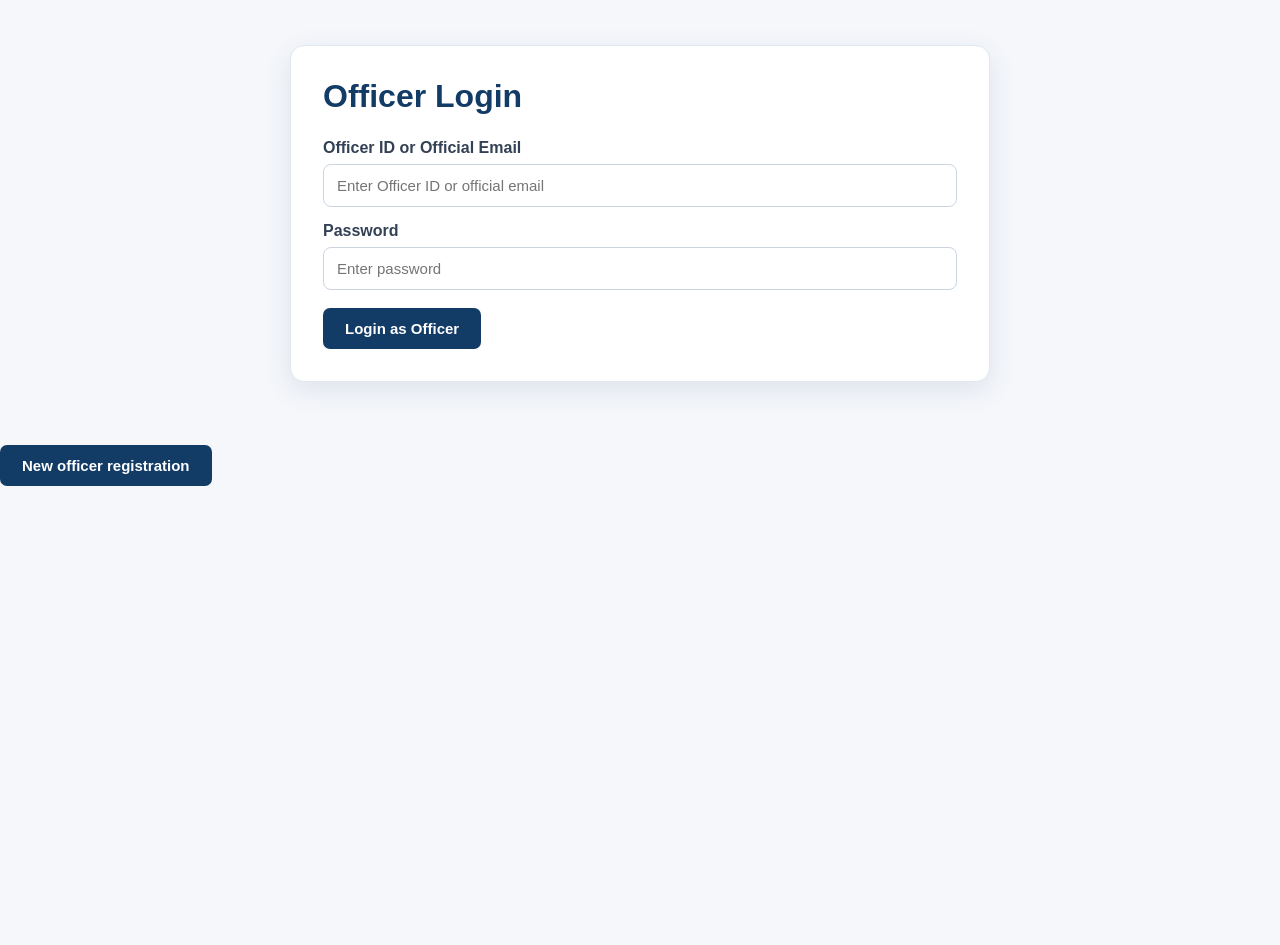
<file: login2.html>
<!DOCTYPE html>
<html lang="en">
<head>
    <meta charset="UTF-8">
    <meta name="viewport" content="width=device-width, initial-scale=1.0">
    <title>Officer Login</title>
    <link rel="stylesheet" href="style.css">
    <style>
        .portal-nav {
            background: #123b66;
            display: flex;
            justify-content: center;
            gap: 8px;
            padding: 14px 20px;
        }

        .portal-nav a {
            color: #ffffff;
            text-decoration: none;
            padding: 9px 14px;
            border-radius: 6px;
            font-weight: bold;
        }

        .portal-nav a:hover,
        .portal-nav a[aria-current="page"] {
            background: #e59b00;
        }
       
    </style>
</head>
<body>
   

    <div class="container form-box">
        <h1>Officer Login</h1>
        <form id="officerLoginForm">
            <label for="officerLoginId">Officer ID or Official Email</label>
            <input id="officerLoginId" type="text" required placeholder="Enter Officer ID or official email" autocomplete="username">

            <label for="officerPassword">Password</label>
            <input id="officerPassword" type="password" required placeholder="Enter password">

            <button type="submit">Login as Officer</button>    
            
        </form>
    </div>
<div class="anikesh">
       <a href="new officer registration system.html">
    <button>
        New officer registration
    </button>
   </a>
</div>
    <script>
        // ===== LEGACY OFFICER ACCOUNT =====
        // This keeps the old login working even if it was not saved in officerRequests.
        // You can change these two values to your original old credentials if needed.
        const LEGACY_OFFICER_ID = "ashishm5228@gmail.com";
        const LEGACY_OFFICER_PASSWORD = "123456789";
        const LEGACY_OFFICER_NAME = "Ashish";
        const LEGACY_OFFICER_EMAIL = "ashishm5228@gmail.com";

        function getOfficerRequests(){
            try {
                const data = JSON.parse(localStorage.getItem("officerRequests") || "[]");
                return Array.isArray(data) ? data : [];
            } catch(e) {
                return [];
            }
        }

        function saveOfficerSession(officer){
            localStorage.setItem("userRole", "officer");
            localStorage.setItem("loggedInOfficer", JSON.stringify({
                name: officer.name,
                email: officer.email,
                officerId: officer.officerId
            }));
        }

        document.getElementById("officerLoginForm").addEventListener("submit", function(event){
            event.preventDefault();

            const loginValue = document.getElementById("officerLoginId").value.trim();
            const loginValueLower = loginValue.toLowerCase();
            const password = document.getElementById("officerPassword").value;
            const requests = getOfficerRequests();

            // 1. Check registered/approved officers.
            const officer = requests.find(o =>
                (String(o.email || "").toLowerCase() === loginValueLower ||
                 String(o.officerId || "").toLowerCase() === loginValueLower) &&
                String(o.password || "") === password &&
                String(o.status || "").toLowerCase() === "approved"
            );

            if (officer) {
                saveOfficerSession(officer);
                window.location.href = "indexindex5.html";
                return;
            }

            // 2. Keep compatibility with the old officer account.
            const oldAccountMatches =
                loginValueLower === LEGACY_OFFICER_ID.toLowerCase() &&
                password === LEGACY_OFFICER_PASSWORD;

            if (oldAccountMatches) {
                const legacyOfficer = {
                    name: LEGACY_OFFICER_NAME,
                    email: LEGACY_OFFICER_EMAIL,
                    officerId: LEGACY_OFFICER_ID
                };

                saveOfficerSession(legacyOfficer);
                window.location.href = "index5.html";
                return;
            }

            alert("Invalid Officer ID/email or password. If this is your old account, update LEGACY_OFFICER_ID and LEGACY_OFFICER_PASSWORD in loginindex2.html with your original credentials.");
        });
    </script>
</body>
</html>
</file>
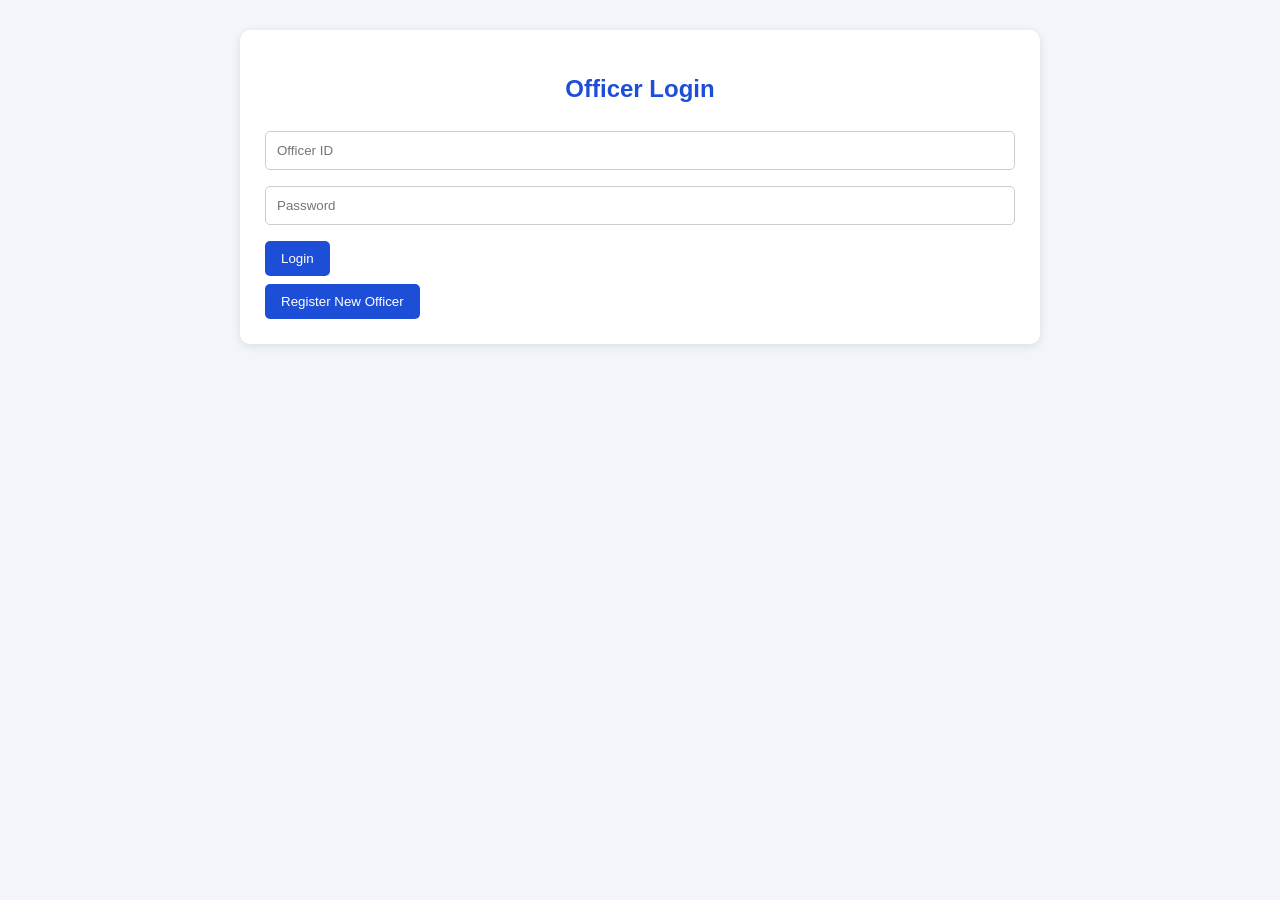
<file: new officer registration system.html>
<!DOCTYPE html>
<html lang="en">
<head>
<meta charset="UTF-8">
<meta name="viewport" content="width=device-width, initial-scale=1.0">

<title>Officer Management System</title>

<style>
    body {
        font-family: Arial, sans-serif;
        background: #f2f5f9;
        margin: 0;
        padding: 30px;
    }

    .container {
        max-width: 800px;
        margin: auto;
    }

    .box {
        background: white;
        padding: 25px;
        margin-bottom: 25px;
        border-radius: 10px;
        box-shadow: 0 2px 10px rgba(0,0,0,0.1);
    }

    h2 {
        text-align: center;
        color: #1d4ed8;
    }

    input {
        width: 100%;
        padding: 11px;
        margin: 8px 0;
        box-sizing: border-box;
        border: 1px solid #ccc;
        border-radius: 5px;
    }

    button {
        padding: 10px 16px;
        margin: 8px 4px 0 0;
        border: none;
        border-radius: 5px;
        cursor: pointer;
        background: #1d4ed8;
        color: white;
    }

    button:hover {
        opacity: 0.85;
    }

    .back {
        background: #555;
    }

    .approve {
        background: green;
    }

    .reject {
        background: #dc2626;
    }

    .request {
        border: 1px solid #ddd;
        padding: 15px;
        margin-top: 12px;
        border-radius: 7px;
        background: #fafafa;
    }

    .pending {
        color: orange;
        font-weight: bold;
    }

    .approved {
        color: green;
        font-weight: bold;
    }

    .rejected {
        color: red;
        font-weight: bold;
    }
</style>
</head>

<body>

<div class="container">

   

    <div class="box" id="loginPage">

        <h2>Officer Login</h2>

        <input type="text" id="loginId"
               placeholder="Officer ID">

        <input type="password" id="loginPassword"
               placeholder="Password">

        <button onclick="loginOfficer()">
            Login
        </button>

        <br>

        <!-- REGISTRATION OPTION -->
        <button onclick="openRegistration()">
            Register New Officer
        </button>

    </div>


    <!-- ========================= -->
    <!-- 2. OFFICER REGISTRATION -->
    <!-- ========================= -->

    <div class="box" id="registrationPage"
         style="display:none;">

        <h2>Officer Registration</h2>

        <input type="text"
               id="regName"
               placeholder="Full Name">

        <input type="text"
               id="regOfficerId"
               placeholder="Officer ID">

        <input type="email"
               id="regEmail"
               placeholder="Email">

        <input type="tel"
               id="regMobile"
               placeholder="Mobile Number">

        <input type="password"
               id="regPassword"
               placeholder="Password">

        <button onclick="submitRegistration()">
            Submit Registration
        </button>

        <button class="back"
                onclick="backToLogin()">
            Back to Login
        </button>

    </div>


    <!-- ========================= -->
    <!-- 3. OFFICER MANAGEMENT -->
    <!-- ========================= -->

    <div class="box" id="managementPage"
         style="display:none;">

        <h2>Officer Management</h2>

        <div id="requestList"></div>

    </div>

</div>


<script>

/* =================================
   OPEN REGISTRATION PAGE
================================= */

function openRegistration() {

    document.getElementById("loginPage").style.display = "none";

    document.getElementById("registrationPage").style.display = "block";

}


/* =================================
   BACK TO LOGIN
================================= */

function backToLogin() {

    document.getElementById("registrationPage").style.display = "none";

    document.getElementById("loginPage").style.display = "block";

}


/* =================================
   SUBMIT REGISTRATION REQUEST
================================= */

function submitRegistration() {

    let name =
        document.getElementById("regName").value;

    let officerId =
        document.getElementById("regOfficerId").value;

    let email =
        document.getElementById("regEmail").value;

    let mobile =
        document.getElementById("regMobile").value;

    let password =
        document.getElementById("regPassword").value;


    /* Check empty fields */

    if (
        name === "" ||
        officerId === "" ||
        email === "" ||
        mobile === "" ||
        password === ""
    ) {

        alert("Please fill all fields.");

        return;
    }


    /* Get old requests */

    let requests =
        JSON.parse(
            localStorage.getItem("officerRequests")
        ) || [];


    /* Create new request */

    let newRequest = {

        name: name,

        officerId: officerId,

        email: email,

        mobile: mobile,

        password: password,

        status: "Pending"

    };


    /* Add request */

    requests.push(newRequest);


    /* Save request */

    localStorage.setItem(
        "officerRequests",
        JSON.stringify(requests)
    );


    alert(
        "Registration request sent to Officer Management."
    );


    /* Clear form */

    document.getElementById("regName").value = "";

    document.getElementById("regOfficerId").value = "";

    document.getElementById("regEmail").value = "";

    document.getElementById("regMobile").value = "";

    document.getElementById("regPassword").value = "";


    /* Go back to login */

    backToLogin();

}


/* =================================
   OFFICER LOGIN
================================= */

function loginOfficer() {

    let id =
        document.getElementById("loginId").value.trim().toLowerCase();

    let password =
        document.getElementById("loginPassword").value;

    // Main/authorized officer account
    const MASTER_OFFICER_ID = "ashishm5228@gmail.com";
    const MASTER_OFFICER_PASSWORD = "123456789";

    if (id === MASTER_OFFICER_ID.toLowerCase() && password === MASTER_OFFICER_PASSWORD) {
        localStorage.setItem("userRole", "officer");
        localStorage.setItem("loggedInOfficer", JSON.stringify({
            name: "Ashish",
            email: MASTER_OFFICER_ID,
            officerId: MASTER_OFFICER_ID
        }));
        alert("Login successful.");
        showManagement();
        return;
    }

    let requests =
        JSON.parse(
            localStorage.getItem("officerRequests")
        ) || [];


    let officer = requests.find(function(item) {

        return (
            (String(item.officerId || "").toLowerCase() === id ||
             String(item.email || "").toLowerCase() === id) &&
            String(item.password || "") === password &&
            String(item.status || "").toLowerCase() === "approved"
        );

    });


    if (officer) {

        alert("Login successful.");

        showManagement();

    } else {

        alert(
            "Invalid login or officer is not approved yet."
        );

    }

}


/* =================================
   SHOW OFFICER MANAGEMENT
================================= */

function showManagement() {

    document.getElementById("loginPage").style.display = "none";

    document.getElementById("registrationPage").style.display = "none";

    document.getElementById("managementPage").style.display = "block";

    displayRequests();

}


/* =================================
   DISPLAY REGISTRATION REQUESTS
================================= */

function displayRequests() {

    let requests =
        JSON.parse(
            localStorage.getItem("officerRequests")
        ) || [];


    let list =
        document.getElementById("requestList");


    list.innerHTML = "";


    if (requests.length === 0) {

        list.innerHTML =
            "<p>No registration requests.</p>";

        return;
    }


    requests.forEach(function(request, index) {

        let div =
            document.createElement("div");

        div.className = "request";


        div.innerHTML = `

            <h3>${request.name}</h3>

            <p>
                <b>Officer ID:</b>
                ${request.officerId}
            </p>

            <p>
                <b>Email:</b>
                ${request.email}
            </p>

            <p>
                <b>Mobile:</b>
                ${request.mobile}
            </p>

            <p>
                <b>Status:</b>
                <span class="${request.status.toLowerCase()}">
                    ${request.status}
                </span>
            </p>

            ${
                request.status === "Pending"
                ?

                `
                <button class="approve"
                        onclick="approveOfficer(${index})">
                    Approve
                </button>

                <button class="reject"
                        onclick="rejectOfficer(${index})">
                    Reject
                </button>
                `

                :

                ""
            }

        `;


        list.appendChild(div);

    });

}


/* =================================
   APPROVE OFFICER
================================= */

function approveOfficer(index) {

    let requests =
        JSON.parse(
            localStorage.getItem("officerRequests")
        ) || [];


    requests[index].status = "Approved";


    localStorage.setItem(
        "officerRequests",
        JSON.stringify(requests)
    );


    displayRequests();


    alert("Officer approved successfully.");

}


/* =================================
   REJECT OFFICER
================================= */

function rejectOfficer(index) {

    let requests =
        JSON.parse(
            localStorage.getItem("officerRequests")
        ) || [];


    requests[index].status = "Rejected";


    localStorage.setItem(
        "officerRequests",
        JSON.stringify(requests)
    );


    displayRequests();


    alert("Officer registration rejected.");

}

</script>

</body>
</html>
</file>
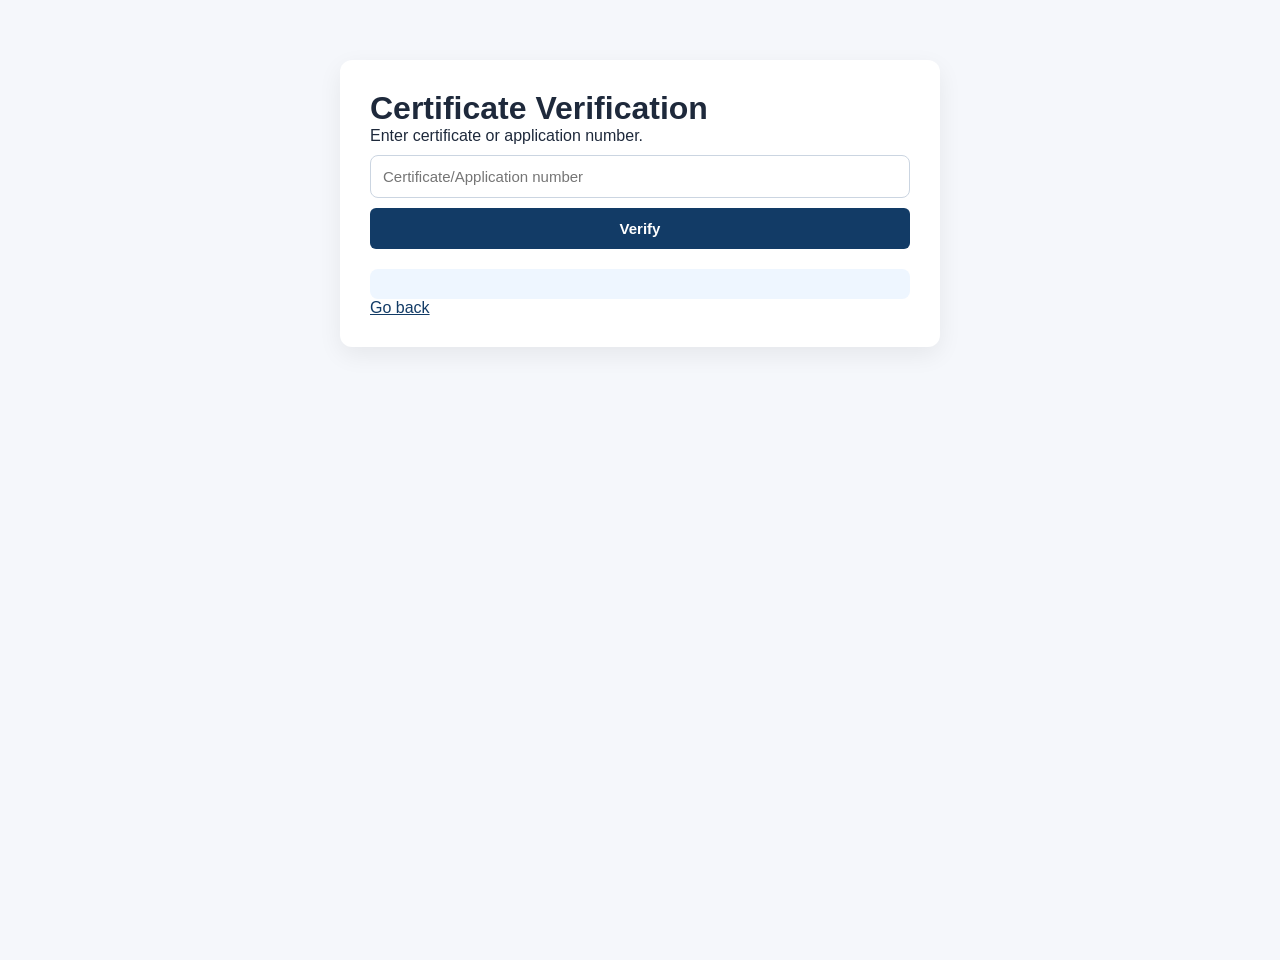
<file: verify.html>
<!DOCTYPE html><html lang="en"><head><meta charset="UTF-8"><meta name="viewport" content="width=device-width,initial-scale=1.0"><title>Verify Certificate</title><link rel="stylesheet" href="style.css"><style>.box{max-width:600px;margin:60px auto;background:white;padding:30px;border-radius:12px;box-shadow:0 8px 24px #0001}input,button{width:100%;padding:12px;margin-top:10px}button{background:#123b66;color:white;border:0;border-radius:6px}.result{margin-top:20px;padding:15px;background:#eef6ff;border-radius:8px}</style></head><body><div class="box"><h1>Certificate Verification</h1><p>Enter certificate or application number.</p><input id="number" placeholder="Certificate/Application number"><button onclick="verify()">Verify</button><div id="result" class="result"></div><p><a href="1.html">Go back</a></p></div><script>function verify(){const n=document.getElementById('number').value.trim();const apps=JSON.parse(localStorage.getItem('applications')||'[]');const a=apps.find(x=>String(x.applicationNumber||x.certificateNumber||x.id||'').toLowerCase()===n.toLowerCase());document.getElementById('result').textContent=a?'Record found. Status: '+(a.status||'Available'):'No matching certificate/application found.';}</script></body></html>
</file>
<file: style.css>
/* =========================================================
   MEASUREMENT COMPLIANCE PORTAL - SHARED STYLES
   Restored shared styling for pages 2-7 and supporting pages.
   ========================================================= */

* {
    margin: 0;
    padding: 0;
    box-sizing: border-box;
    font-family: Arial, Helvetica, sans-serif;
}

body {
    background: #f5f7fb;
    color: #1e293b;
    min-height: 100vh;
}

a {
    color: #123b66;
}

/* HEADER / NAVIGATION */
header {
    min-height: 70px;
    background: #ffffff;
    display: flex;
    align-items: center;
    justify-content: space-between;
    gap: 20px;
    padding: 14px 7%;
    box-shadow: 0 2px 10px rgba(0,0,0,0.08);
}

header h2 {
    color: #123b66;
    font-size: 22px;
}

header a,
.header-actions a {
    text-decoration: none;
    color: #334155;
    font-size: 15px;
    font-weight: 600;
    padding: 9px 13px;
    border-radius: 7px;
}

header a:hover,
.header-actions a:hover {
    color: #123b66;
    background: #edf5ff;
}

.header-actions {
    display: flex;
    align-items: center;
    gap: 8px;
}

/* MAIN CONTAINER */
.container {
    width: min(1100px, 92%);
    margin: 45px auto;
}

.container > h1,
.container > h2 {
    color: #123b66;
    margin-bottom: 12px;
}

.container > p {
    color: #64748b;
    line-height: 1.6;
    margin-bottom: 24px;
}

/* FORM PAGES */
.form-box {
    max-width: 700px;
    background: #ffffff;
    padding: 32px;
    border-radius: 14px;
    box-shadow: 0 8px 28px rgba(18,59,102,0.10);
    border: 1px solid #e2e8f0;
}

.form-box h1 {
    color: #123b66;
    margin-bottom: 24px;
}

.form-box label {
    display: block;
    color: #334155;
    font-weight: 700;
    margin: 15px 0 7px;
}

.form-box input,
.form-box select,
.form-box textarea,
input,
select,
textarea {
    width: 100%;
    padding: 12px 13px;
    border: 1px solid #cbd5e1;
    border-radius: 8px;
    background: #ffffff;
    color: #1e293b;
    outline: none;
    font-size: 15px;
}

.form-box input:focus,
.form-box select:focus,
.form-box textarea:focus,
input:focus,
select:focus,
textarea:focus {
    border-color: #123b66;
    box-shadow: 0 0 0 3px rgba(18,59,102,0.08);
}

.form-box textarea {
    min-height: 120px;
    resize: vertical;
}

button,
.form-box button {
    background: #123b66;
    color: #ffffff;
    border: none;
    padding: 12px 22px;
    border-radius: 7px;
    cursor: pointer;
    font-size: 15px;
    font-weight: 700;
    margin-top: 18px;
}

button:hover,
.form-box button:hover {
    background: #0d2d4d;
}

button:disabled {
    opacity: .55;
    cursor: not-allowed;
}

/* DASHBOARD */
.cards {
    display: grid;
    grid-template-columns: repeat(4, 1fr);
    gap: 18px;
    margin: 25px 0 35px;
}

.card {
    background: #ffffff;
    border: 1px solid #e2e8f0;
    border-radius: 12px;
    padding: 24px 18px;
    text-align: center;
    box-shadow: 0 5px 20px rgba(0,0,0,0.05);
}

.card h3 {
    color: #123b66;
    font-size: 30px;
    margin-bottom: 6px;
}

.card p {
    color: #64748b;
    font-size: 14px;
}

.dashboard-actions {
    display: flex;
    gap: 12px;
    flex-wrap: wrap;
    margin: 20px 0 30px;
}

.dashboard-action {
    display: inline-block;
    background: #123b66;
    color: #ffffff;
    text-decoration: none;
    border: none;
    padding: 12px 18px;
    border-radius: 7px;
    cursor: pointer;
    font-size: 14px;
    font-weight: 700;
}

.dashboard-action:hover {
    background: #0d2d4d;
}

.certificate-notice {
    background: #ecfdf5;
    border: 1px solid #bbf7d0;
    color: #166534;
    padding: 13px 16px;
    border-radius: 9px;
    margin: 18px 0;
    line-height: 1.5;
}

.certificate-notice a {
    font-weight: 700;
    color: #166534;
}

/* TABLES */
table {
    width: 100%;
    border-collapse: collapse;
    background: #ffffff;
    border-radius: 12px;
    overflow: hidden;
    box-shadow: 0 5px 20px rgba(0,0,0,0.05);
}

th,
td {
    padding: 13px 14px;
    border-bottom: 1px solid #e2e8f0;
    text-align: left;
    font-size: 14px;
}

th {
    background: #123b66;
    color: #ffffff;
}

tbody tr:hover {
    background: #f8fafc;
}

td button {
    margin: 0;
    padding: 8px 12px;
    font-size: 13px;
}

/* INSPECTION / INFORMATION */
.info {
    background: #f8fafc;
    border: 1px solid #e2e8f0;
    border-radius: 10px;
    padding: 18px;
    margin-bottom: 22px;
}

.info p {
    padding: 8px 0;
    border-bottom: 1px solid #e2e8f0;
    line-height: 1.5;
}

.info p:last-child {
    border-bottom: none;
}

/* SIMPLE CERTIFICATE PAGE (7.html) */
.certificate {
    width: min(850px, 92%);
    margin: 50px auto;
    background: #ffffff;
    padding: 38px;
    border: 3px solid #173b63;
    border-radius: 12px;
    box-shadow: 0 15px 40px rgba(18,59,102,0.14);
    text-align: center;
}

.certificate h1 {
    color: #173b63;
    letter-spacing: 2px;
    margin-bottom: 18px;
}

.certificate h3 {
    color: #334155;
    margin: 15px 0 22px;
}

.certificate p {
    text-align: left;
    padding: 9px 12px;
    border-bottom: 1px solid #eef2f7;
    color: #475569;
}

.certificate p b {
    color: #173b63;
}

.qr {
    margin: 28px auto;
    padding: 18px;
    width: fit-content;
    border: 1px solid #dbe4ef;
    border-radius: 10px;
    background: #f8fafc;
}

.qr small {
    display: block;
    color: #64748b;
    margin-top: 10px;
}

.success {
    color: #15803d;
    margin: 22px 0;
}

/* BACKGROUND SUPPORT FOR CONTENT PAGES */
.page-background {
    background-image: linear-gradient(rgba(245,247,251,.88), rgba(245,247,251,.88)), url('bg.jpeg');
    background-size: cover;
    background-position: center;
    background-attachment: fixed;
}

/* LOGIN */
.login-card {
    max-width: 450px;
    margin: 70px auto;
    background: #ffffff;
    padding: 32px;
    border-radius: 14px;
    box-shadow: 0 8px 28px rgba(18,59,102,0.10);
}

.login-card h1 {
    text-align: center;
    color: #123b66;
    margin-bottom: 24px;
}

/* RESPONSIVE */
@media (max-width: 900px) {
    .cards {
        grid-template-columns: repeat(2, 1fr);
    }

    header {
        padding: 13px 4%;
    }

    .container {
        width: 94%;
    }

    table {
        display: block;
        overflow-x: auto;
    }
}

@media (max-width: 600px) {
    header {
        flex-direction: column;
        align-items: flex-start;
    }

    .header-actions {
        width: 100%;
        flex-wrap: wrap;
    }

    .cards {
        grid-template-columns: 1fr;
    }

    .form-box,
    .certificate {
        padding: 22px;
    }

    .dashboard-actions {
        flex-direction: column;
    }

    .dashboard-action {
        text-align: center;
    }
}
</file>
